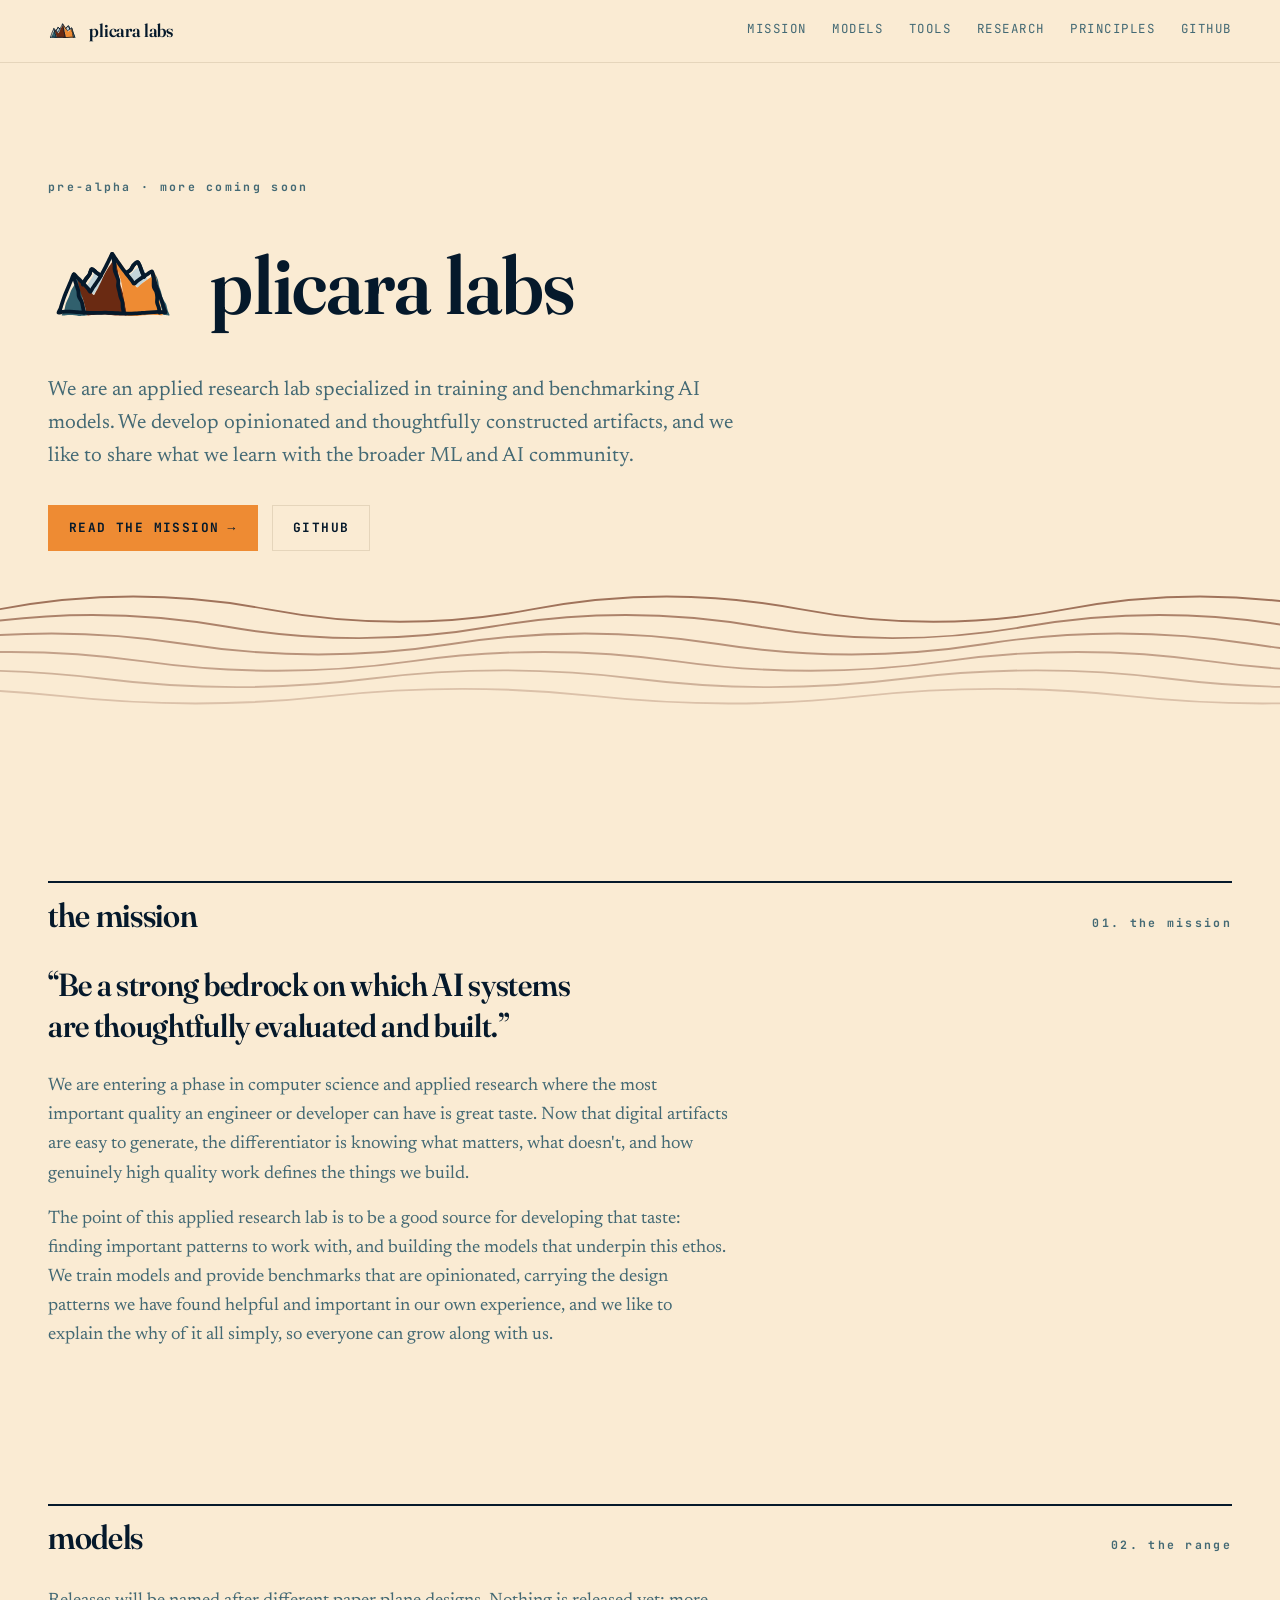
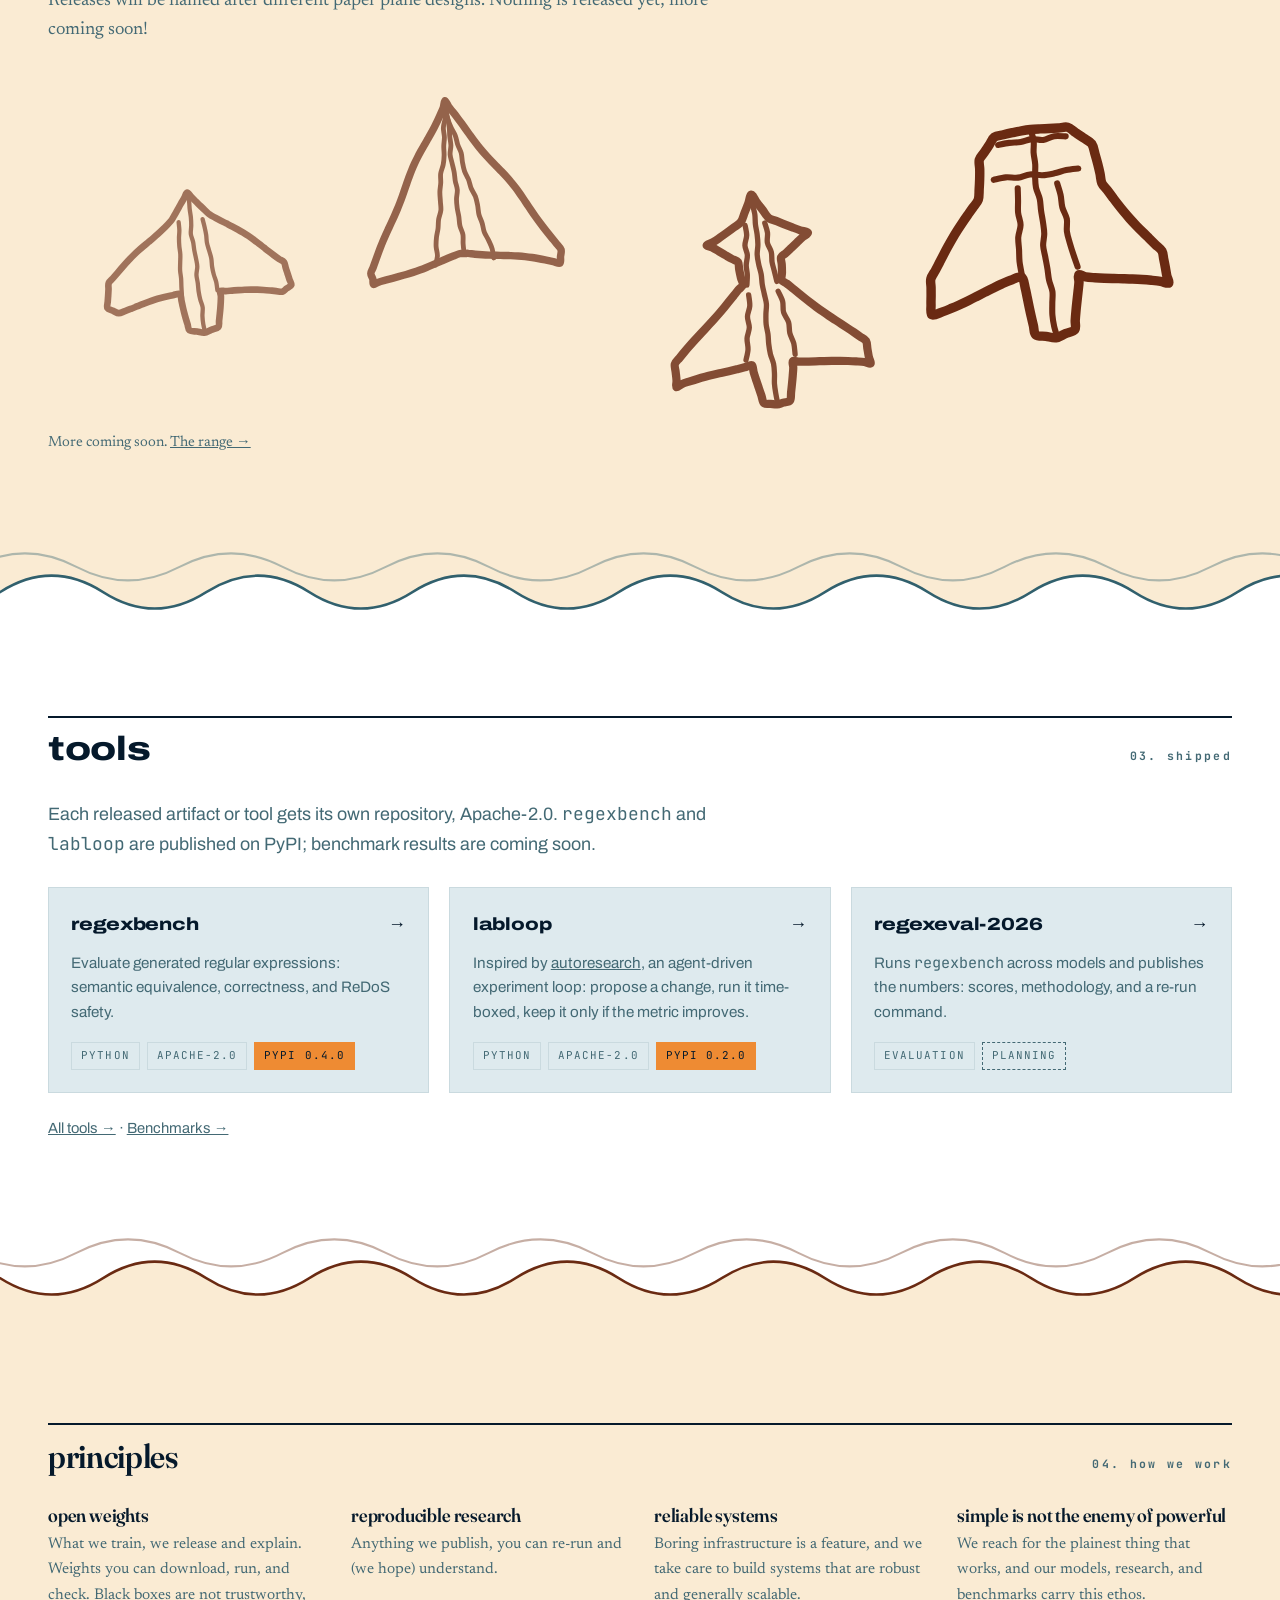
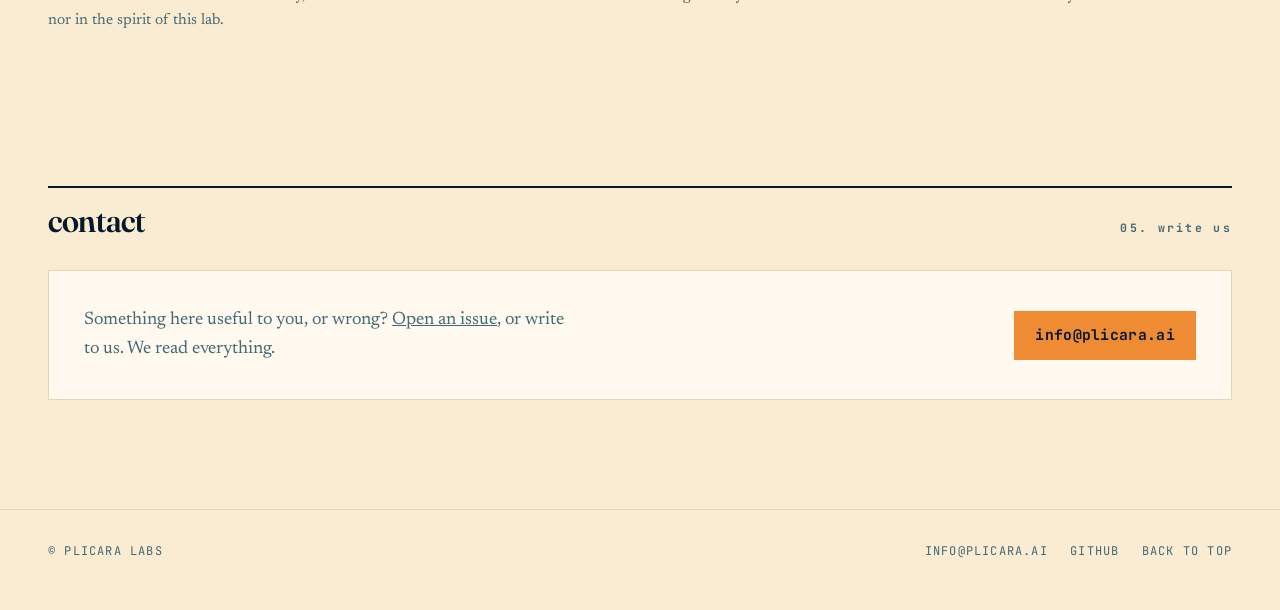
<file: index.html>
<!DOCTYPE html>
<html lang="en">
  <head>
    <meta charset="utf-8" />
    <meta name="viewport" content="width=device-width, initial-scale=1" />
    <title>Plicara Labs</title>
    <meta
      name="description"
      content="Plicara Labs is an applied research lab. We focus on simple tools for AI and ML workflows, research on best practices and the cutting edge, and training novel and thoughtfully constructed models."
    />
    <link rel="canonical" href="https://plicara.ai/" />

    <meta property="og:type" content="website" />
    <meta property="og:site_name" content="Plicara Labs" />
    <meta property="og:title" content="Plicara Labs" />
    <meta
      property="og:description"
      content="A (small) foundation lab. Tools, research, benchmarks and models!"
    />
    <meta property="og:url" content="https://plicara.ai/" />
    <meta property="og:image" content="https://plicara.ai/assets/brand/og.png" />
    <meta property="og:image:width" content="1200" />
    <meta property="og:image:height" content="630" />
    <meta name="twitter:card" content="summary_large_image" />
    <meta name="twitter:image" content="https://plicara.ai/assets/brand/og.png" />

    <meta name="theme-color" content="#05192B" />

    <link rel="icon" href="/assets/favicon.svg" type="image/svg+xml" />
    <link rel="apple-touch-icon" href="/assets/brand/apple-touch-icon-180.png" />

    <link rel="preload" as="font" type="font/woff2"
          href="/assets/fonts/fraunces.woff2" crossorigin />
    <link rel="preload" as="font" type="font/woff2"
          href="/assets/fonts/newsreader.woff2" crossorigin />
    <!-- JetBrains Mono sets the nav, the eyebrows and the buttons, all of
         which are above the fold on every page. Both weights: 400 for the
         nav and footer, 700 for eyebrows and buttons. Without these the
         browser only discovers them after parsing style.css, which is a
         guaranteed flash of unstyled nav on every pageview. -->
    <link rel="preload" as="font" type="font/woff2"
          href="/assets/fonts/jetbrains-mono-400.woff2" crossorigin />
    <link rel="preload" as="font" type="font/woff2"
          href="/assets/fonts/jetbrains-mono-700.woff2" crossorigin />

    <link rel="stylesheet" href="/assets/tokens.css" />
    <link rel="stylesheet" href="/assets/style.css" />
  </head>
  <body>
    <a class="skip-link" href="#main">Skip to content</a>

    <header class="site-header">
      <div class="wrap">
        <a class="brand" href="/">
          <span class="brand-mark" aria-hidden="true"></span>
          Plicara Labs
        </a>
        <nav class="site-nav" aria-label="Primary">
          <a href="#mission">Mission</a>
          <a href="#models">Models</a>
          <a href="#tools">Tools</a>
          <a href="/research/">Research</a>
          <a href="#principles">Principles</a>
          <a href="https://github.com/plicara">GitHub</a>
        </nav>
      </div>
    </header>

    <main id="main">
      <section class="hero">
        <div class="wrap hero-inner">
          <p class="eyebrow">pre-alpha &middot; more coming soon</p>
          <div class="hero-lockup">
            <span class="hero-mark" aria-hidden="true"></span>
            <h1>Plicara Labs</h1>
          </div>
          <p class="lede">
            We are an applied research lab specialized in training and
            benchmarking AI models. We develop opinionated and thoughtfully
            constructed artifacts, and we like to share what we learn with the
            broader ML and AI community.
          </p>
          <div class="cta-row">
            <a class="btn btn-primary" href="#mission">
              Read the mission <span class="arrow" aria-hidden="true">&rarr;</span>
            </a>
            <a class="btn btn-ghost" href="https://github.com/plicara">
              GitHub
            </a>
          </div>
        </div>
        <svg class="waves" viewBox="0 0 1440 178" preserveAspectRatio="none" aria-hidden="true"><g fill="none" stroke="currentColor" stroke-width="2.4" stroke-linecap="round"><path d="M-0.0 28.00c100.0 -21.33 200.0 -21.33 300.0 0c100.0 21.33 200.0 21.33 300.0 0c100.0 -21.33 200.0 -21.33 300.0 0c100.0 21.33 200.0 21.33 300.0 0c100.0 -21.33 200.0 -21.33 300.0 0c100.0 21.33 200.0 21.33 300.0 0" opacity="1.00"/><path d="M-46.0 50.00c100.0 -19.52 200.0 -19.52 300.0 0c100.0 19.52 200.0 19.52 300.0 0c100.0 -19.52 200.0 -19.52 300.0 0c100.0 19.52 200.0 19.52 300.0 0c100.0 -19.52 200.0 -19.52 300.0 0c100.0 19.52 200.0 19.52 300.0 0" opacity="0.87"/><path d="M-92.0 72.00c100.0 -17.71 200.0 -17.71 300.0 0c100.0 17.71 200.0 17.71 300.0 0c100.0 -17.71 200.0 -17.71 300.0 0c100.0 17.71 200.0 17.71 300.0 0c100.0 -17.71 200.0 -17.71 300.0 0c100.0 17.71 200.0 17.71 300.0 0c100.0 -17.71 200.0 -17.71 300.0 0" opacity="0.74"/><path d="M-138.0 94.00c100.0 -15.89 200.0 -15.89 300.0 0c100.0 15.89 200.0 15.89 300.0 0c100.0 -15.89 200.0 -15.89 300.0 0c100.0 15.89 200.0 15.89 300.0 0c100.0 -15.89 200.0 -15.89 300.0 0c100.0 15.89 200.0 15.89 300.0 0c100.0 -15.89 200.0 -15.89 300.0 0" opacity="0.61"/><path d="M-184.0 116.00c100.0 -14.08 200.0 -14.08 300.0 0c100.0 14.08 200.0 14.08 300.0 0c100.0 -14.08 200.0 -14.08 300.0 0c100.0 14.08 200.0 14.08 300.0 0c100.0 -14.08 200.0 -14.08 300.0 0c100.0 14.08 200.0 14.08 300.0 0c100.0 -14.08 200.0 -14.08 300.0 0" opacity="0.48"/><path d="M-230.0 138.00c100.0 -12.27 200.0 -12.27 300.0 0c100.0 12.27 200.0 12.27 300.0 0c100.0 -12.27 200.0 -12.27 300.0 0c100.0 12.27 200.0 12.27 300.0 0c100.0 -12.27 200.0 -12.27 300.0 0c100.0 12.27 200.0 12.27 300.0 0c100.0 -12.27 200.0 -12.27 300.0 0" opacity="0.35"/></g></svg>
      </section>

      <div class="wrap">
        <section class="section" id="mission">
          <div class="section-head">
            <h2>The mission</h2>
            <p class="eyebrow">01. the mission</p>
          </div>
          <p class="mission-statement">
            &ldquo;Be a strong bedrock on which AI systems are thoughtfully
            evaluated and built.&rdquo;
          </p>
          <div class="mission-body">
            <p>
              We are entering a phase in computer science and applied research
              where the most important quality an engineer or developer can
              have is great taste. Now that digital artifacts are easy to
              generate, the differentiator is knowing what matters, what
              doesn't, and how genuinely high quality work defines the things
              we build.
            </p>
            <p>
              The point of this applied research lab is to be a good source
              for developing that taste: finding important patterns to work
              with, and building the models that underpin this ethos. We train
              models and provide benchmarks that are opinionated, carrying the
              design patterns we have found helpful and important in our own
              experience, and we like to explain the why of it all simply, so
              everyone can grow along with us.
            </p>
          </div>
        </section>

        <section class="section" id="models">
          <div class="section-head">
            <h2>Models</h2>
            <p class="eyebrow">02. the range</p>
          </div>
          <p class="section-intro">
            Releases will be named after different paper plane designs.
            Nothing is released yet; more coming soon!
          </p>
          <div class="range" role="img"
               aria-label="Four plane glyphs, one per planned model">
            <span class="peak" style="--g: url(/assets/brand/marks/plane-glider-mono.svg); left: 4%; top: 30%; width: 17%; opacity: 0.62"></span>
            <span class="peak" style="--g: url(/assets/brand/marks/plane-delta-mono.svg); left: 25%; top: 8%; width: 19%; opacity: 0.7"></span>
            <span class="peak" style="--g: url(/assets/brand/marks/plane-canard-mono.svg); left: 50%; top: 34%; width: 21%; opacity: 0.82"></span>
            <span class="peak" style="--g: url(/assets/brand/marks/plane-hammer-mono.svg); left: 72%; top: 10%; width: 24%; opacity: 1"></span>
          </div>
          <p class="note">More coming soon. <a href="/models/">The range &rarr;</a></p>
        </section>
      </div>

      <div class="seam-wrap seam-down"><svg class="seam" viewBox="0 0 1440 132" preserveAspectRatio="none" aria-hidden="true"><path class="wave-ground" fill="currentColor" stroke="none" d="M-0.0 62.00c38.7 -22.67 77.3 -22.67 116.0 0c38.7 22.67 77.3 22.67 116.0 0c38.7 -22.67 77.3 -22.67 116.0 0c38.7 22.67 77.3 22.67 116.0 0c38.7 -22.67 77.3 -22.67 116.0 0c38.7 22.67 77.3 22.67 116.0 0c38.7 -22.67 77.3 -22.67 116.0 0c38.7 22.67 77.3 22.67 116.0 0c38.7 -22.67 77.3 -22.67 116.0 0c38.7 22.67 77.3 22.67 116.0 0c38.7 -22.67 77.3 -22.67 116.0 0c38.7 22.67 77.3 22.67 116.0 0c38.7 -22.67 77.3 -22.67 116.0 0c38.7 22.67 77.3 22.67 116.0 0V132H-40Z"/><g fill="none" stroke-linecap="round"><path class="wave-echo" stroke-width="2.2" d="M-30.0 36.00c38.7 -18.59 77.3 -18.59 116.0 0c38.7 18.59 77.3 18.59 116.0 0c38.7 -18.59 77.3 -18.59 116.0 0c38.7 18.59 77.3 18.59 116.0 0c38.7 -18.59 77.3 -18.59 116.0 0c38.7 18.59 77.3 18.59 116.0 0c38.7 -18.59 77.3 -18.59 116.0 0c38.7 18.59 77.3 18.59 116.0 0c38.7 -18.59 77.3 -18.59 116.0 0c38.7 18.59 77.3 18.59 116.0 0c38.7 -18.59 77.3 -18.59 116.0 0c38.7 18.59 77.3 18.59 116.0 0c38.7 -18.59 77.3 -18.59 116.0 0c38.7 18.59 77.3 18.59 116.0 0"/><path class="wave-crest" stroke-width="2.6" d="M-0.0 62.00c38.7 -22.67 77.3 -22.67 116.0 0c38.7 22.67 77.3 22.67 116.0 0c38.7 -22.67 77.3 -22.67 116.0 0c38.7 22.67 77.3 22.67 116.0 0c38.7 -22.67 77.3 -22.67 116.0 0c38.7 22.67 77.3 22.67 116.0 0c38.7 -22.67 77.3 -22.67 116.0 0c38.7 22.67 77.3 22.67 116.0 0c38.7 -22.67 77.3 -22.67 116.0 0c38.7 22.67 77.3 22.67 116.0 0c38.7 -22.67 77.3 -22.67 116.0 0c38.7 22.67 77.3 22.67 116.0 0c38.7 -22.67 77.3 -22.67 116.0 0c38.7 22.67 77.3 22.67 116.0 0"/></g></svg></div>

      <div class="band" data-scheme="technical">
        <div class="wrap">
          <section class="section" id="tools">
            <div class="section-head">
              <h2>Tools</h2>
              <p class="eyebrow">03. shipped</p>
            </div>
            <p class="section-intro" style="margin-bottom: 1.75rem">
              Each released artifact or tool gets its own repository,
              Apache-2.0. <code>regexbench</code> and <code>labloop</code> are
              published on PyPI; benchmark results are coming soon.
            </p>

            <div class="project-grid">
              <div class="card">
                <div class="card-title">
                  <h3><a href="https://github.com/plicara/regexbench">regexbench</a></h3>
                  <span class="arrow" aria-hidden="true">&rarr;</span>
                </div>
                <p>
                  Evaluate generated regular expressions: semantic equivalence,
                  correctness, and ReDoS safety.
                </p>
                <div class="tags">
                  <span class="tag">python</span>
                  <span class="tag">apache-2.0</span>
                  <span class="tag" data-state="live">pypi 0.4.0</span>
                </div>
              </div>

              <div class="card">
                <div class="card-title">
                  <h3><a href="https://github.com/plicara/labloop">labloop</a></h3>
                  <span class="arrow" aria-hidden="true">&rarr;</span>
                </div>
                <p>
                  Inspired by
                  <a href="https://github.com/karpathy/autoresearch">autoresearch</a>,
                  an agent-driven experiment loop: propose a change, run it
                  time-boxed, keep it only if the metric improves.
                </p>
                <div class="tags">
                  <span class="tag">python</span>
                  <span class="tag">apache-2.0</span>
                  <span class="tag" data-state="live">pypi 0.2.0</span>
                </div>
              </div>

              <div class="card">
                <div class="card-title">
                  <h3><a href="https://github.com/plicara/regexeval-2026">regexeval-2026</a></h3>
                  <span class="arrow" aria-hidden="true">&rarr;</span>
                </div>
                <p>
                  Runs <code>regexbench</code> across models and publishes the
                  numbers: scores, methodology, and a re-run command.
                </p>
                <div class="tags">
                  <span class="tag">evaluation</span>
                  <span class="tag" data-state="wip">planning</span>
                </div>
              </div>
            </div>

            <p class="note"><a href="/tools/">All tools &rarr;</a> &middot;
              <a href="/benchmarks/">Benchmarks &rarr;</a></p>
          </section>
        </div>
      </div>

      <div class="seam-wrap seam-up"><svg class="seam" viewBox="0 0 1440 132" preserveAspectRatio="none" aria-hidden="true"><path class="wave-ground" fill="currentColor" stroke="none" d="M-116.0 62.00c38.7 -22.67 77.3 -22.67 116.0 0c38.7 22.67 77.3 22.67 116.0 0c38.7 -22.67 77.3 -22.67 116.0 0c38.7 22.67 77.3 22.67 116.0 0c38.7 -22.67 77.3 -22.67 116.0 0c38.7 22.67 77.3 22.67 116.0 0c38.7 -22.67 77.3 -22.67 116.0 0c38.7 22.67 77.3 22.67 116.0 0c38.7 -22.67 77.3 -22.67 116.0 0c38.7 22.67 77.3 22.67 116.0 0c38.7 -22.67 77.3 -22.67 116.0 0c38.7 22.67 77.3 22.67 116.0 0c38.7 -22.67 77.3 -22.67 116.0 0c38.7 22.67 77.3 22.67 116.0 0c38.7 -22.67 77.3 -22.67 116.0 0V132H-156Z"/><g fill="none" stroke-linecap="round"><path class="wave-echo" stroke-width="2.2" d="M-146.0 36.00c38.7 -18.59 77.3 -18.59 116.0 0c38.7 18.59 77.3 18.59 116.0 0c38.7 -18.59 77.3 -18.59 116.0 0c38.7 18.59 77.3 18.59 116.0 0c38.7 -18.59 77.3 -18.59 116.0 0c38.7 18.59 77.3 18.59 116.0 0c38.7 -18.59 77.3 -18.59 116.0 0c38.7 18.59 77.3 18.59 116.0 0c38.7 -18.59 77.3 -18.59 116.0 0c38.7 18.59 77.3 18.59 116.0 0c38.7 -18.59 77.3 -18.59 116.0 0c38.7 18.59 77.3 18.59 116.0 0c38.7 -18.59 77.3 -18.59 116.0 0c38.7 18.59 77.3 18.59 116.0 0c38.7 -18.59 77.3 -18.59 116.0 0"/><path class="wave-crest" stroke-width="2.6" d="M-116.0 62.00c38.7 -22.67 77.3 -22.67 116.0 0c38.7 22.67 77.3 22.67 116.0 0c38.7 -22.67 77.3 -22.67 116.0 0c38.7 22.67 77.3 22.67 116.0 0c38.7 -22.67 77.3 -22.67 116.0 0c38.7 22.67 77.3 22.67 116.0 0c38.7 -22.67 77.3 -22.67 116.0 0c38.7 22.67 77.3 22.67 116.0 0c38.7 -22.67 77.3 -22.67 116.0 0c38.7 22.67 77.3 22.67 116.0 0c38.7 -22.67 77.3 -22.67 116.0 0c38.7 22.67 77.3 22.67 116.0 0c38.7 -22.67 77.3 -22.67 116.0 0c38.7 22.67 77.3 22.67 116.0 0c38.7 -22.67 77.3 -22.67 116.0 0"/></g></svg></div>

      <div class="wrap">
        <section class="section" id="principles">
          <div class="section-head">
            <h2>Principles</h2>
            <p class="eyebrow">04. how we work</p>
          </div>

          <div class="focus-grid">
            <div class="focus">
              <h3>Open weights</h3>
              <p>
                What we train, we release and explain. Weights you can
                download, run, and check. Black boxes are not trustworthy,
                nor in the spirit of this lab.
              </p>
            </div>
            <div class="focus">
              <h3>Reproducible research</h3>
              <p>
                Anything we publish, you can re-run and (we hope) understand.
              </p>
            </div>
            <div class="focus">
              <h3>Reliable systems</h3>
              <p>
                Boring infrastructure is a feature, and we take care to build
                systems that are robust and generally scalable.
              </p>
            </div>
            <div class="focus">
              <h3>Simple is not the enemy of powerful</h3>
              <p>
                We reach for the plainest thing that works, and our models,
                research, and benchmarks carry this ethos.
              </p>
            </div>
          </div>
        </section>

        <section class="section" id="contact">
          <div class="section-head">
            <h2>Contact</h2>
            <p class="eyebrow">05. write us</p>
          </div>
          <div class="contact-card">
            <p>
              Something here useful to you, or wrong?
              <a href="https://github.com/plicara">Open an issue</a>,
              or write to us. We read everything.
            </p>
            <a class="btn btn-primary btn-mail"
               href="mailto:info@plicara.ai">info@plicara.ai</a>
          </div>
        </section>
      </div>
    </main>

    <footer class="site-footer">
      <div class="wrap">
        <span>&copy; Plicara Labs</span>
        <div class="footer-links">
          <a href="mailto:info@plicara.ai">info@plicara.ai</a>
          <a href="https://github.com/plicara">GitHub</a>
          <a href="#main">Back to top</a>
        </div>
      </div>
    </footer>
  </body>
</html>
</file>
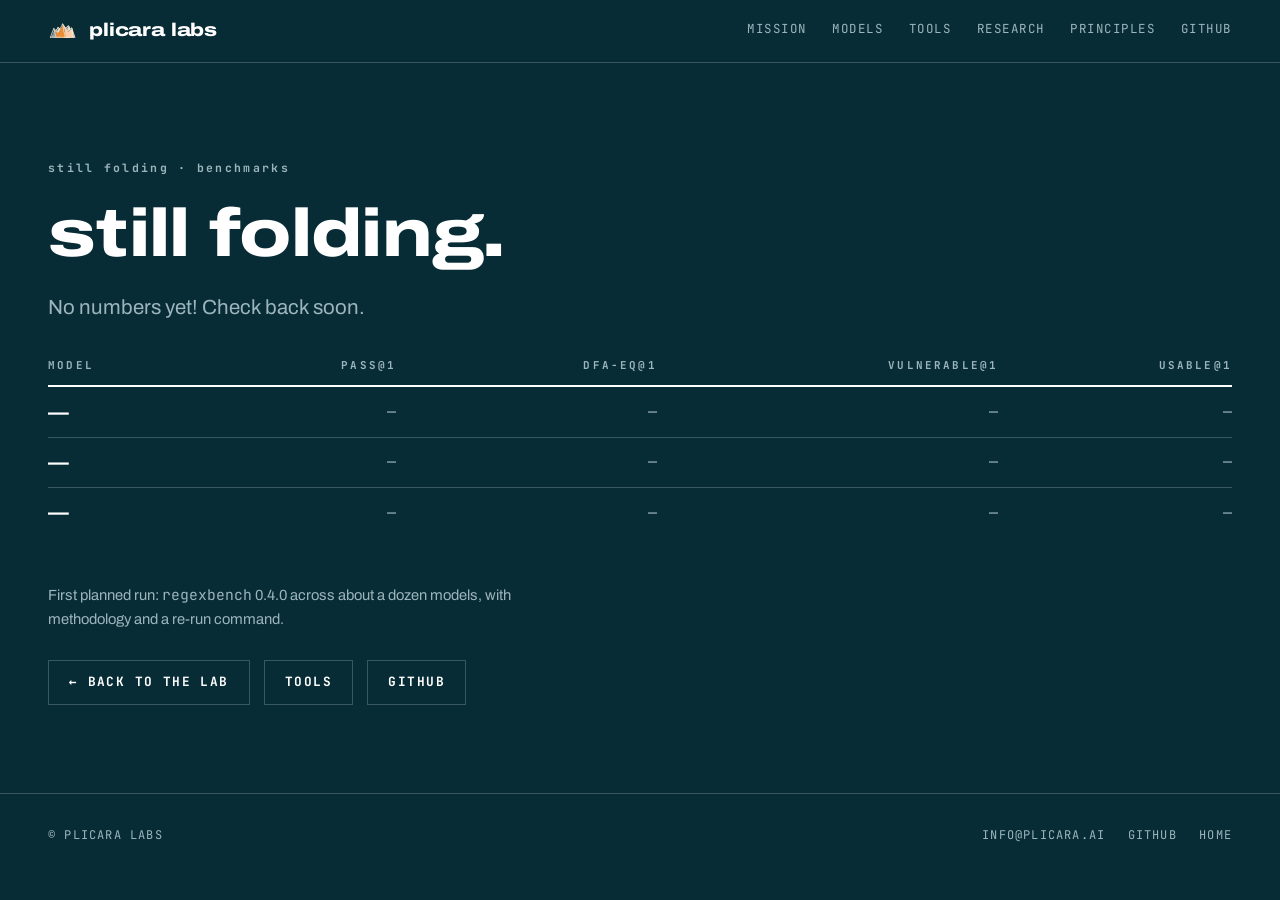
<file: benchmarks/index.html>
<!DOCTYPE html>
<html lang="en">
  <head>
    <meta charset="utf-8" />
    <meta name="viewport" content="width=device-width, initial-scale=1" />
    <title>Benchmarks &middot; Plicara Labs</title>
    <meta
      name="description"
      content="Plicara Labs benchmarks. No numbers yet; the first planned run scores regexbench across about a dozen models."
    />
    <link rel="canonical" href="https://plicara.ai/benchmarks/" />
    <meta name="theme-color" content="#082C35" />

    <link rel="icon" href="/assets/favicon.svg" type="image/svg+xml" />
    <link rel="apple-touch-icon" href="/assets/brand/apple-touch-icon-180.png" />

    <link rel="preload" as="font" type="font/woff2"
          href="/assets/fonts/archivo.woff2" crossorigin />
    <!-- JetBrains Mono sets the nav, the eyebrows and the buttons, all of
         which are above the fold on every page. Both weights: 400 for the
         nav and footer, 700 for eyebrows and buttons. Without these the
         browser only discovers them after parsing style.css, which is a
         guaranteed flash of unstyled nav on every pageview. -->
    <link rel="preload" as="font" type="font/woff2"
          href="/assets/fonts/jetbrains-mono-400.woff2" crossorigin />
    <link rel="preload" as="font" type="font/woff2"
          href="/assets/fonts/jetbrains-mono-700.woff2" crossorigin />

    <link rel="stylesheet" href="/assets/tokens.css" />
    <link rel="stylesheet" href="/assets/style.css" />
  </head>
  <!-- data-scheme sits on body rather than html: tokens.css declares the
       default :root block after the scheme blocks, so a scheme on the root
       element loses the custom-property tie-break and renders Twilight. -->
  <body data-scheme="blueprint">
    <a class="skip-link" href="#main">Skip to content</a>

    <header class="site-header">
      <div class="wrap">
        <a class="brand" href="/">
          <span class="brand-mark" aria-hidden="true"></span>
          Plicara Labs
        </a>
        <nav class="site-nav" aria-label="Primary">
          <a href="/#mission">Mission</a>
          <a href="/#models">Models</a>
          <a href="/#tools">Tools</a>
          <a href="/research/">Research</a>
          <a href="/#principles">Principles</a>
          <a href="https://github.com/plicara">GitHub</a>
        </nav>
      </div>
    </header>

    <main class="wrap preflight" id="main">
      <p class="eyebrow">still folding &middot; benchmarks</p>
      <h1>Still folding.</h1>
      <p class="lede">
        No numbers yet! Check back soon.
      </p>

      <div class="table-wrap">
        <table class="data-table">
          <caption class="visually-hidden">
            The benchmark results table, empty until there are results.
          </caption>
          <thead>
            <tr>
              <th scope="col">Model</th>
              <th scope="col" class="num">pass@1</th>
              <th scope="col" class="num">dfa-eq@1</th>
              <th scope="col" class="num">vulnerable@1</th>
              <th scope="col" class="num">usable@1</th>
            </tr>
          </thead>
          <tbody>
            <tr>
              <th scope="row" class="mono">&mdash;</th>
              <td class="num mono">&mdash;</td>
              <td class="num mono">&mdash;</td>
              <td class="num mono">&mdash;</td>
              <td class="num mono">&mdash;</td>
            </tr>
            <tr>
              <th scope="row" class="mono">&mdash;</th>
              <td class="num mono">&mdash;</td>
              <td class="num mono">&mdash;</td>
              <td class="num mono">&mdash;</td>
              <td class="num mono">&mdash;</td>
            </tr>
            <tr>
              <th scope="row" class="mono">&mdash;</th>
              <td class="num mono">&mdash;</td>
              <td class="num mono">&mdash;</td>
              <td class="num mono">&mdash;</td>
              <td class="num mono">&mdash;</td>
            </tr>
          </tbody>
        </table>
      </div>

      <p class="note">
        First planned run: <code>regexbench</code> 0.4.0 across about a dozen
        models, with methodology and a re-run command.
      </p>

      <div class="cta-row">
        <a class="btn btn-ghost" href="/">&larr; Back to the lab</a>
        <a class="btn btn-ghost" href="/tools/">Tools</a>
        <a class="btn btn-ghost" href="https://github.com/plicara">GitHub</a>
      </div>
    </main>

    <footer class="site-footer">
      <div class="wrap">
        <span>&copy; Plicara Labs</span>
        <div class="footer-links">
          <a href="mailto:info@plicara.ai">info@plicara.ai</a>
          <a href="https://github.com/plicara">GitHub</a>
          <a href="/">Home</a>
        </div>
      </div>
    </footer>
  </body>
</html>
</file>
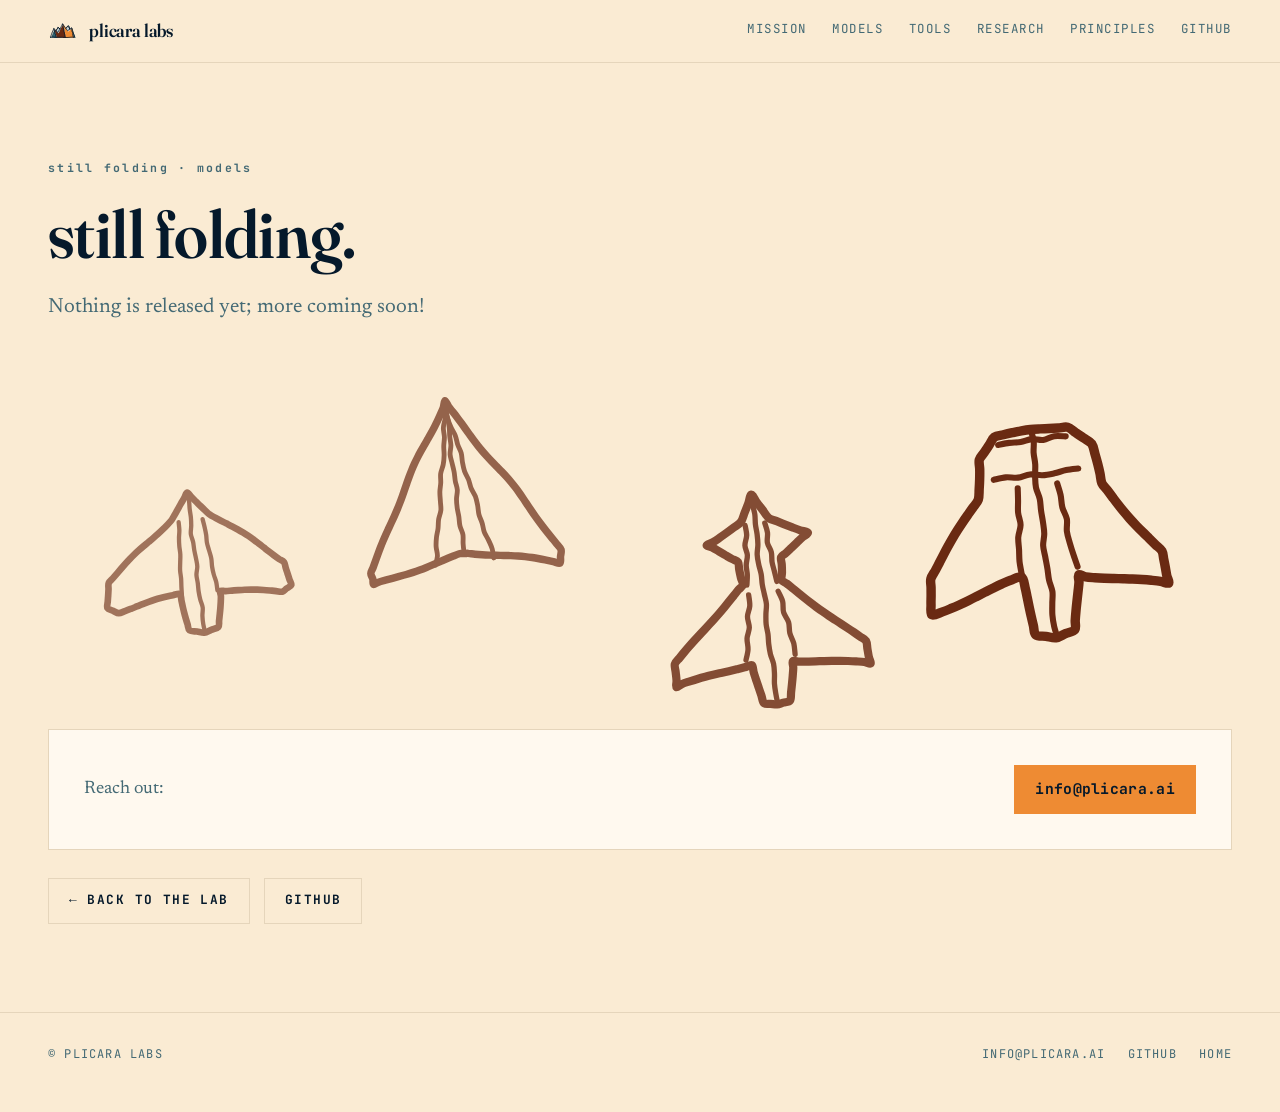
<file: models/index.html>
<!DOCTYPE html>
<html lang="en">
  <head>
    <meta charset="utf-8" />
    <meta name="viewport" content="width=device-width, initial-scale=1" />
    <title>Models &middot; Plicara Labs</title>
    <meta
      name="description"
      content="The Plicara Labs model range. Nothing is released yet; more coming soon."
    />
    <link rel="canonical" href="https://plicara.ai/models/" />
    <meta name="theme-color" content="#05192B" />

    <link rel="icon" href="/assets/favicon.svg" type="image/svg+xml" />
    <link rel="apple-touch-icon" href="/assets/brand/apple-touch-icon-180.png" />

    <link rel="preload" as="font" type="font/woff2"
          href="/assets/fonts/fraunces.woff2" crossorigin />
    <link rel="preload" as="font" type="font/woff2"
          href="/assets/fonts/newsreader.woff2" crossorigin />
    <!-- JetBrains Mono sets the nav, the eyebrows and the buttons, all of
         which are above the fold on every page. Both weights: 400 for the
         nav and footer, 700 for eyebrows and buttons. Without these the
         browser only discovers them after parsing style.css, which is a
         guaranteed flash of unstyled nav on every pageview. -->
    <link rel="preload" as="font" type="font/woff2"
          href="/assets/fonts/jetbrains-mono-400.woff2" crossorigin />
    <link rel="preload" as="font" type="font/woff2"
          href="/assets/fonts/jetbrains-mono-700.woff2" crossorigin />

    <link rel="stylesheet" href="/assets/tokens.css" />
    <link rel="stylesheet" href="/assets/style.css" />
  </head>
  <body>
    <a class="skip-link" href="#main">Skip to content</a>

    <header class="site-header">
      <div class="wrap">
        <a class="brand" href="/">
          <span class="brand-mark" aria-hidden="true"></span>
          Plicara Labs
        </a>
        <nav class="site-nav" aria-label="Primary">
          <a href="/#mission">Mission</a>
          <a href="/#models">Models</a>
          <a href="/#tools">Tools</a>
          <a href="/research/">Research</a>
          <a href="/#principles">Principles</a>
          <a href="https://github.com/plicara">GitHub</a>
        </nav>
      </div>
    </header>

    <main class="wrap preflight" id="main">
      <p class="eyebrow">still folding &middot; models</p>
      <h1>Still folding.</h1>
      <p class="lede">
        Nothing is released yet; more coming soon!
      </p>

      <div class="range" role="img"
           aria-label="Four plane glyphs, one per planned model">
            <span class="peak" style="--g: url(/assets/brand/marks/plane-glider-mono.svg); left: 4%; top: 30%; width: 17%; opacity: 0.62"></span>
            <span class="peak" style="--g: url(/assets/brand/marks/plane-delta-mono.svg); left: 25%; top: 8%; width: 19%; opacity: 0.7"></span>
            <span class="peak" style="--g: url(/assets/brand/marks/plane-canard-mono.svg); left: 50%; top: 34%; width: 21%; opacity: 0.82"></span>
            <span class="peak" style="--g: url(/assets/brand/marks/plane-hammer-mono.svg); left: 72%; top: 10%; width: 24%; opacity: 1"></span>
      </div>

      <div class="contact-card">
        <p>Reach out:</p>
        <a class="btn btn-primary btn-mail"
           href="mailto:info@plicara.ai">info@plicara.ai</a>
      </div>

      <div class="cta-row">
        <a class="btn btn-ghost" href="/">&larr; Back to the lab</a>
        <a class="btn btn-ghost" href="https://github.com/plicara">GitHub</a>
      </div>
    </main>

    <footer class="site-footer">
      <div class="wrap">
        <span>&copy; Plicara Labs</span>
        <div class="footer-links">
          <a href="mailto:info@plicara.ai">info@plicara.ai</a>
          <a href="https://github.com/plicara">GitHub</a>
          <a href="/">Home</a>
        </div>
      </div>
    </footer>
  </body>
</html>
</file>
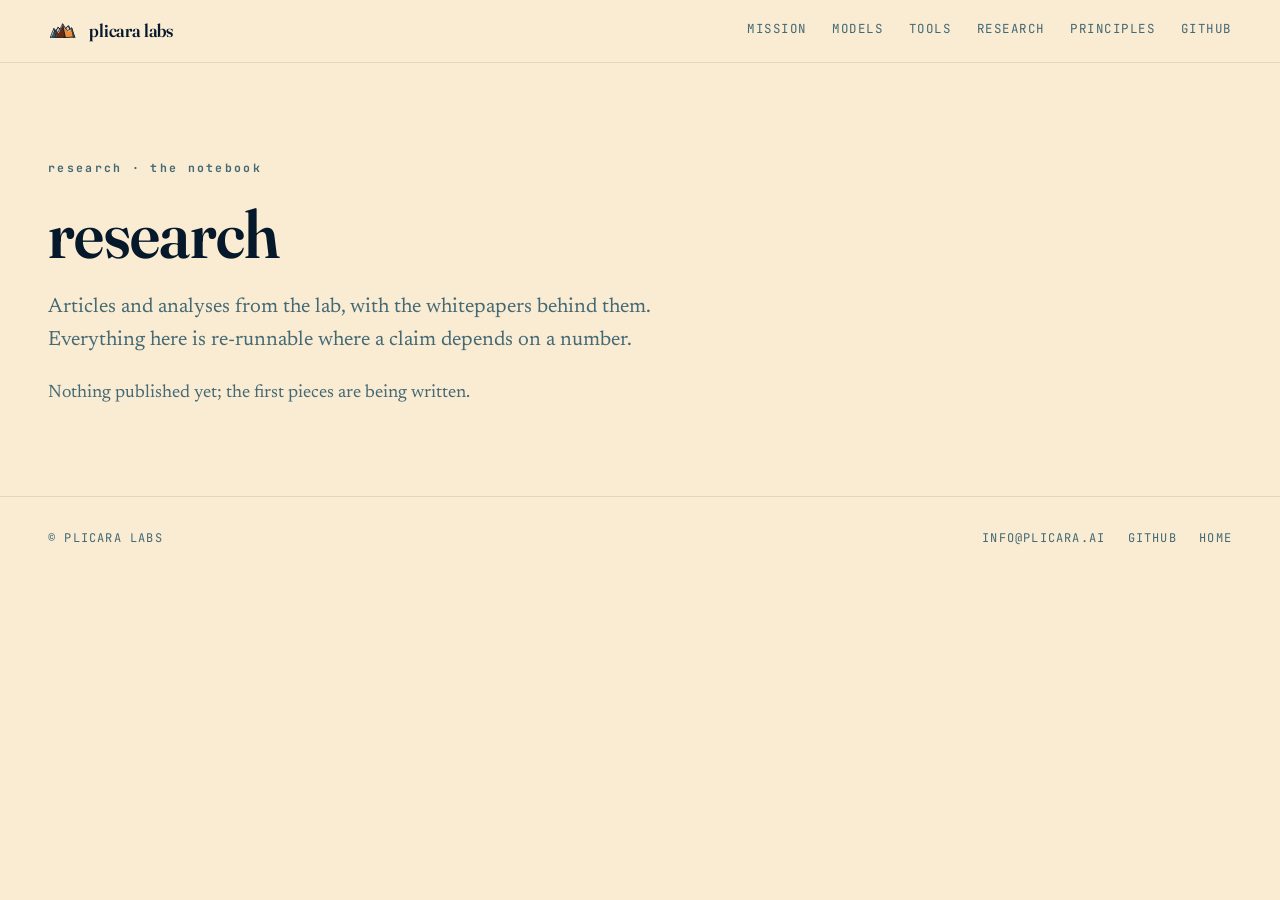
<file: research/index.html>
<!DOCTYPE html>
<!-- GENERATED by research/build.py. Do not hand-edit: change the markdown
     in research/articles/ or the templates in build.py and re-run it. -->
<html lang="en">
  <head>
    <meta charset="utf-8" />
    <meta name="viewport" content="width=device-width, initial-scale=1" />
    <title>Research &middot; Plicara Labs</title>
    <meta name="description" content="Articles, analyses and whitepapers from Plicara Labs." />
    <link rel="canonical" href="https://plicara.ai/research/" />
    <meta name="theme-color" content="#05192B" />

    <link rel="icon" href="/assets/favicon.svg" type="image/svg+xml" />
    <link rel="apple-touch-icon" href="/assets/brand/apple-touch-icon-180.png" />

    <!-- Research reads in the warm typeset; the mono sets the nav, eyebrows
         and data. Same preload discipline as the rest of the site: hint
         exactly what renders above the fold. -->
    <link rel="preload" as="font" type="font/woff2"
          href="/assets/fonts/fraunces.woff2" crossorigin />
    <link rel="preload" as="font" type="font/woff2"
          href="/assets/fonts/newsreader.woff2" crossorigin />
    <link rel="preload" as="font" type="font/woff2"
          href="/assets/fonts/jetbrains-mono-400.woff2" crossorigin />
    <link rel="preload" as="font" type="font/woff2"
          href="/assets/fonts/jetbrains-mono-700.woff2" crossorigin />

    <link rel="stylesheet" href="/assets/tokens.css" />
    <link rel="stylesheet" href="/assets/style.css" />
  </head>
  <body>
    <a class="skip-link" href="#main">Skip to content</a>

    <header class="site-header">
      <div class="wrap">
        <a class="brand" href="/">
          <span class="brand-mark" aria-hidden="true"></span>
          Plicara Labs
        </a>
        <nav class="site-nav" aria-label="Primary">
          <a href="/#mission">Mission</a>
          <a href="/#models">Models</a>
          <a href="/#tools">Tools</a>
          <a href="/research/">Research</a>
          <a href="/#principles">Principles</a>
          <a href="https://github.com/plicara">GitHub</a>
        </nav>
      </div>
    </header>

    <main class="wrap preflight" id="main">
      <p class="eyebrow">research &middot; the notebook</p>
      <h1>Research</h1>
      <p class="lede">
        Articles and analyses from the lab, with the whitepapers behind them.
        Everything here is re-runnable where a claim depends on a number.
      </p>

      <p class="section-intro">Nothing published yet; the first pieces are being written.</p>
    </main>

    <footer class="site-footer">
      <div class="wrap">
        <span>&copy; Plicara Labs</span>
        <div class="footer-links">
          <a href="mailto:info@plicara.ai">info@plicara.ai</a>
          <a href="https://github.com/plicara">GitHub</a>
          <a href="/">Home</a>
        </div>
      </div>
    </footer>
  </body>
</html>
</file>
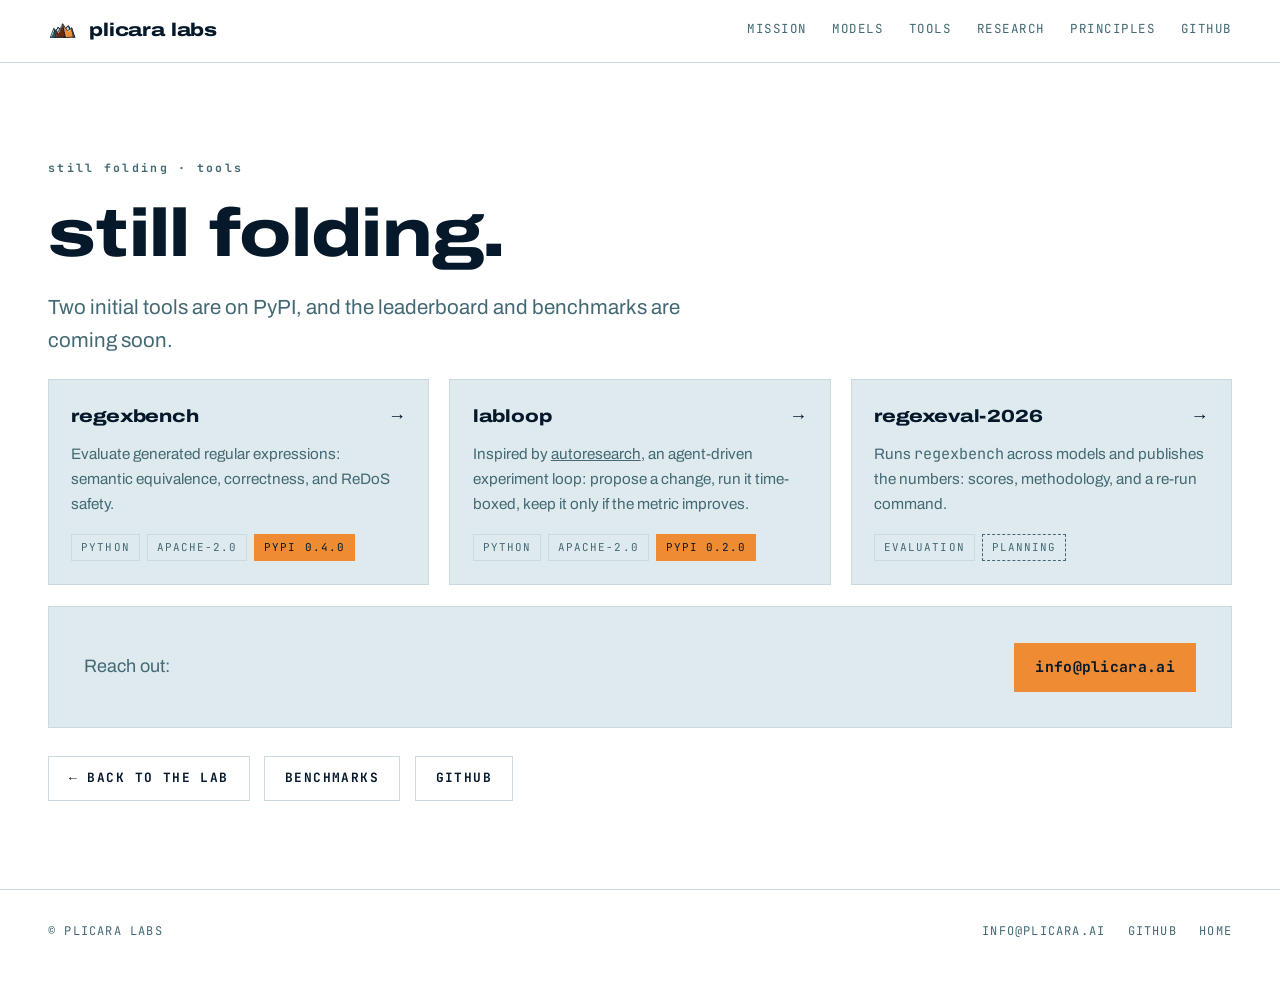
<file: tools/index.html>
<!DOCTYPE html>
<html lang="en">
  <head>
    <meta charset="utf-8" />
    <meta name="viewport" content="width=device-width, initial-scale=1" />
    <title>Tools &middot; Plicara Labs</title>
    <meta
      name="description"
      content="Plicara Labs tools: regexbench and labloop, published on PyPI under Apache-2.0. The leaderboard and benchmarks are coming soon."
    />
    <link rel="canonical" href="https://plicara.ai/tools/" />
    <meta name="theme-color" content="#ffffff" />

    <link rel="icon" href="/assets/favicon.svg" type="image/svg+xml" />
    <link rel="apple-touch-icon" href="/assets/brand/apple-touch-icon-180.png" />

    <link rel="preload" as="font" type="font/woff2"
          href="/assets/fonts/archivo.woff2" crossorigin />
    <!-- JetBrains Mono sets the nav, the eyebrows and the buttons, all of
         which are above the fold on every page. Both weights: 400 for the
         nav and footer, 700 for eyebrows and buttons. Without these the
         browser only discovers them after parsing style.css, which is a
         guaranteed flash of unstyled nav on every pageview. -->
    <link rel="preload" as="font" type="font/woff2"
          href="/assets/fonts/jetbrains-mono-400.woff2" crossorigin />
    <link rel="preload" as="font" type="font/woff2"
          href="/assets/fonts/jetbrains-mono-700.woff2" crossorigin />

    <link rel="stylesheet" href="/assets/tokens.css" />
    <link rel="stylesheet" href="/assets/style.css" />
  </head>
  <!-- data-scheme sits on body rather than html: tokens.css declares the
       default :root block after the scheme blocks, so a scheme on the root
       element loses the custom-property tie-break and renders Twilight. -->
  <body data-scheme="notepad">
    <a class="skip-link" href="#main">Skip to content</a>

    <header class="site-header">
      <div class="wrap">
        <a class="brand" href="/">
          <span class="brand-mark" aria-hidden="true"></span>
          Plicara Labs
        </a>
        <nav class="site-nav" aria-label="Primary">
          <a href="/#mission">Mission</a>
          <a href="/#models">Models</a>
          <a href="/#tools">Tools</a>
          <a href="/research/">Research</a>
          <a href="/#principles">Principles</a>
          <a href="https://github.com/plicara">GitHub</a>
        </nav>
      </div>
    </header>

    <main class="wrap preflight" id="main">
      <p class="eyebrow">still folding &middot; tools</p>
      <h1>Still folding.</h1>
      <p class="lede">
        Two initial tools are on PyPI, and the leaderboard and benchmarks are
        coming soon.
      </p>

      <div class="project-grid">
        <div class="card">
          <div class="card-title">
            <h3><a href="https://github.com/plicara/regexbench">regexbench</a></h3>
            <span class="arrow" aria-hidden="true">&rarr;</span>
          </div>
          <p>
            Evaluate generated regular expressions: semantic equivalence,
            correctness, and ReDoS safety.
          </p>
          <div class="tags">
            <span class="tag">python</span>
            <span class="tag">apache-2.0</span>
            <span class="tag" data-state="live">pypi 0.4.0</span>
          </div>
        </div>

        <div class="card">
          <div class="card-title">
            <h3><a href="https://github.com/plicara/labloop">labloop</a></h3>
            <span class="arrow" aria-hidden="true">&rarr;</span>
          </div>
          <p>
            Inspired by
            <a href="https://github.com/karpathy/autoresearch">autoresearch</a>,
            an agent-driven experiment loop: propose a change, run it
            time-boxed, keep it only if the metric improves.
          </p>
          <div class="tags">
            <span class="tag">python</span>
            <span class="tag">apache-2.0</span>
            <span class="tag" data-state="live">pypi 0.2.0</span>
          </div>
        </div>

        <div class="card">
          <div class="card-title">
            <h3><a href="https://github.com/plicara/regexeval-2026">regexeval-2026</a></h3>
            <span class="arrow" aria-hidden="true">&rarr;</span>
          </div>
          <p>
            Runs <code>regexbench</code> across models and publishes the
            numbers: scores, methodology, and a re-run command.
          </p>
          <div class="tags">
            <span class="tag">evaluation</span>
            <span class="tag" data-state="wip">planning</span>
          </div>
        </div>
      </div>

      <div class="contact-card">
        <p>Reach out:</p>
        <a class="btn btn-primary btn-mail"
           href="mailto:info@plicara.ai">info@plicara.ai</a>
      </div>

      <div class="cta-row">
        <a class="btn btn-ghost" href="/">&larr; Back to the lab</a>
        <a class="btn btn-ghost" href="/benchmarks/">Benchmarks</a>
        <a class="btn btn-ghost" href="https://github.com/plicara">GitHub</a>
      </div>
    </main>

    <footer class="site-footer">
      <div class="wrap">
        <span>&copy; Plicara Labs</span>
        <div class="footer-links">
          <a href="mailto:info@plicara.ai">info@plicara.ai</a>
          <a href="https://github.com/plicara">GitHub</a>
          <a href="/">Home</a>
        </div>
      </div>
    </footer>
  </body>
</html>
</file>
<file: assets/tokens.css>
/* Plicara Labs — design tokens
 *
 * Generated companion: tokens.json. Rules and reasoning live in
 * docs/brand.md. Change them there first, then here, then regenerate the JSON
 * with `python3 build.py`.
 *
 * Two decisions shape this file.
 *
 * 1. FOUR SCHEMES, PAIRED BY AREA. Twilight/Cel carry the lab and the models;
 *    Blueprint/Notepad carry benchmarks and tools. A reader can tell which
 *    half of the lab they are in before reading a word.
 *
 * 2. TWO TYPE SYSTEMS. Warm serif for the lab and the models, grotesque and
 *    mono for benchmarks and tools. JetBrains Mono is shared by both, which is
 *    what keeps them one brand rather than two.
 *
 * Apply a scheme with data-scheme on any element; nest freely.
 *   <html data-scheme="twilight">    lab, models        (dark)
 *   <html data-scheme="cel">         lab, models        (light)
 *   <html data-scheme="blueprint">   benchmarks, tools  (dark)
 *   <html data-scheme="notepad">     benchmarks, tools  (light)
 */

:root {
  /* --- palette: cream --------------------------------------------------- */

  /* Descended from the founder's pastel card, with two deliberate moves away
   * from Anthropic's identity (warm cream ground + terracotta accent):
   * the paper is COOL (cream is b* 0.0; the warm cream it replaced was +4.8
   * against their +4.1 — indistinguishable), and the warm accent is RUST,
   * not coral. Orange, duck egg and smoke came through unchanged. */

  /* Orange. The one hot colour, and a fill rather than an ink: it
   * holds dark text but must never set text itself — 1.86:1 on cream. It is
   * the fill inside every glyph outline and the accent of both dark
   * schemes. */
  --pl-orange: #EE8B33;

  /* Text placed ON a orange fill: 7.1:1. This token is what makes
   * "orange is a fill, not an ink" mechanical rather than a thing to
   * remember. It stays a fill on every ground — 2.14:1 on cream.
   *
   * The orange FILL is the standing exception to "one accent per
   * scheme": buttons, pills and live tags stay orange in every scheme,
   * including Cel and Notepad, whose accent ink is rust. One accent means
   * one accent INK — the fill is a brand constant, one of the three
   * through-lines (outline, fill, mono) that keep four schemes one brand. */
  --pl-on-orange: #05192B;

  /* Rust is NO LONGER a fill-only colour. Harbour moved it from a pale pink
   * to a burnt rust, which made it the accent INK on the light schemes
   * (9.16:1 on cream) — see Cel and Notepad below. It is still usable as a
   * fill, so it keeps a guard, but the guard had to flip with the value:
   * near-black on rust is 1.65:1, cream on rust is 9.16:1. */
  --pl-rust: #6A2A12;
  --pl-on-rust: #FAEBD3;

  --pl-sumi: #05192B;        /* cool near-black; every outline is drawn in it */
  --pl-cream: #FAEBD3;       /* cool paper white — the light ground */
  --pl-white: #ffffff;
  --pl-warmwhite: #FFF9EF;   /* raised surface on the cream ground —
                                lighter than the paper, not whiter than it */
  --pl-mist: #DEEAEE;        /* raised cool surface */
  --pl-duckegg: #9ABCC6;     /* pale green; second series on dark */
  --pl-smoke: #829AA1;       /* recessive detail and rules; never body text */
  --pl-teal: #31606D;     /* accent ink on light; panel ground on dark */
  --pl-apricot: #FFB881;        /* derived: rust fired dark; series on light */
  --pl-night: #05192B;       /* derived: deep water; primary dark ground */
  --pl-slate: #132538;       /* raised surface on night */
  --pl-print: #082C35;       /* derived: smoked slate; dark tools ground */
  --pl-drafting: #1D3E47;    /* raised surface on print */

  /* --- type ------------------------------------------------------------- */

  /* Warm system — the lab and the models. Fraunces is built on deliberate
   * irregularity, which is the same argument the drawings make. */
  --pl-font-display: "Fraunces", Georgia, "Times New Roman", serif;
  --pl-font-body: "Newsreader", Georgia, "Times New Roman", serif;

  /* Technical system — benchmarks and tools. */
  --pl-font-sans: "Archivo", "Helvetica Neue", Arial, sans-serif;

  /* Shared by both. The through-line. */
  --pl-font-mono: "JetBrains Mono", ui-monospace, "SF Mono", Menlo, monospace;

  --pl-tracking-label: 0.2em;
  --pl-tracking-display: -0.01em;

  --pl-step-0: 1rem;
  --pl-step-1: 1.125rem;
  --pl-step-2: 1.35rem;
  --pl-step-3: 1.7rem;
  --pl-step-4: 2.2rem;
  --pl-step-5: 3rem;
  --pl-step-6: 4.4rem;

  --pl-measure: 68ch;
}

/* --- schemes ------------------------------------------------------------- */
/* Every pairing below clears WCAG AA for body text — including the accent on
 * a raised surface, which the previous palette did not. Series colours clear
 * AA large. Ratios are in tokens.json, generated rather than asserted, and
 * build.py fails loudly if any sanctioned pairing slips. */

/* Twilight — primary dark. The lab and the models. Deep water: night ground,
 * slate tiles, and the colour arriving through PANELS — teal and rust
 * grounds, orange fills, rust and duck-egg series — rather than
 * through the base ground. Dark pages are not monotone; they are dark paper
 * that pastel things sit on. */
[data-scheme="twilight"] {
  --pl-bg: var(--pl-night);
  --pl-surface: var(--pl-slate);
  --pl-text: var(--pl-cream);
  --pl-text-muted: #9CB5BC;
  --pl-rule: #25364A;
  --pl-accent: var(--pl-orange);
  --pl-accent-on: var(--pl-sumi);
  --pl-series-1: var(--pl-duckegg);
  --pl-series-2: var(--pl-apricot);
  --pl-typeset: warm;
}

/* Cel — primary light. Cool paper, sumi ink, white surfaces, one teal
 * accent. */
[data-scheme="cel"] {
  --pl-bg: var(--pl-cream);
  --pl-surface: var(--pl-warmwhite);
  --pl-text: var(--pl-sumi);
  --pl-text-muted: #436974;
  --pl-rule: #E5D5BB;
  --pl-accent: var(--pl-rust);
  --pl-accent-on: var(--pl-cream);
  --pl-series-1: var(--pl-teal);
  --pl-series-2: var(--pl-rust);
  --pl-typeset: warm;
}

/* Blueprint — secondary dark. Benchmarks and tools, on smoked slate. */
[data-scheme="blueprint"] {
  --pl-bg: var(--pl-print);
  --pl-surface: var(--pl-drafting);
  --pl-text: var(--pl-white);
  --pl-text-muted: #9CB5BC;
  --pl-rule: #395760;
  --pl-accent: var(--pl-orange);
  --pl-accent-on: var(--pl-sumi);
  --pl-series-1: var(--pl-apricot);
  --pl-series-2: var(--pl-duckegg);
  --pl-typeset: technical;
}

/* Notepad — secondary light. White page, mist tiles, teal accent.
 * For anything read at length. */
[data-scheme="notepad"] {
  --pl-bg: var(--pl-white);
  --pl-surface: var(--pl-mist);
  --pl-text: var(--pl-sumi);
  --pl-text-muted: #436974;
  --pl-rule: #CADADF;
  --pl-accent: var(--pl-rust);
  --pl-accent-on: var(--pl-cream);
  --pl-series-1: var(--pl-teal);
  --pl-series-2: var(--pl-rust);
  --pl-typeset: technical;
}

/* Default, when nothing declares a scheme: the lab pair, following the OS. */
:root { --pl-bg: #05192B; --pl-surface: #132538; --pl-text: #FAEBD3;
        --pl-text-muted: #9CB5BC; --pl-rule: #25364A;
        --pl-accent: var(--pl-orange); --pl-accent-on: var(--pl-sumi);
        --pl-series-1: var(--pl-duckegg); --pl-series-2: var(--pl-apricot);
        /* The technical band's ground, exposed so page furniture that
         * straddles the boundary — seams, dividers — can reference it
         * instead of hard-coding a colour. Follows the same switch. */
        --pl-band-bg: var(--pl-print); --pl-band-surface: var(--pl-drafting);
        --pl-band-ink: var(--pl-orange); }

@media (prefers-color-scheme: light) {
  :root:not([data-scheme]) {
    --pl-bg: var(--pl-cream); --pl-surface: var(--pl-warmwhite);
    --pl-text: var(--pl-sumi); --pl-text-muted: #436974; --pl-rule: #E5D5BB;
    --pl-accent: var(--pl-rust); --pl-accent-on: var(--pl-cream);
    --pl-series-1: var(--pl-teal); --pl-series-2: var(--pl-rust);
    --pl-band-bg: var(--pl-white); --pl-band-surface: var(--pl-mist);
    --pl-band-ink: var(--pl-teal);
  }
}

/* A technical band that FOLLOWS the page rather than pinning itself. Hard-
 * coding a band to notepad leaves a full-bleed white slab in the middle of a
 * dark page; this resolves to blueprint at night and notepad by day, using
 * the same dark-first shape :root uses for twilight/cel. */
[data-scheme="technical"] {
  --pl-bg: var(--pl-print);
  --pl-surface: var(--pl-drafting);
  --pl-text: var(--pl-white);
  --pl-text-muted: #9CB5BC;
  --pl-rule: #395760;
  --pl-accent: var(--pl-orange);
  --pl-accent-on: var(--pl-sumi);
  --pl-series-1: var(--pl-apricot);
  --pl-series-2: var(--pl-duckegg);
  --pl-typeset: technical;
}

@media (prefers-color-scheme: light) {
  [data-scheme="technical"] {
    --pl-bg: var(--pl-white);
    --pl-surface: var(--pl-mist);
    --pl-text: var(--pl-sumi);
    --pl-text-muted: #436974;
    --pl-rule: #CADADF;
    --pl-accent: var(--pl-rust);
    --pl-accent-on: var(--pl-cream);
    --pl-series-1: var(--pl-teal);
    --pl-series-2: var(--pl-rust);
  }
}

/* --- roles --------------------------------------------------------------- */

/* Any element carrying a scheme paints its own ground, so a scheme can be
 * applied to <html> or to a single <section> and behave the same either way. */
body,
[data-scheme] {
  background: var(--pl-bg);
  color: var(--pl-text);
}

/* Warm typeset — the lab and the models. */
[data-scheme="twilight"], [data-scheme="cel"], :root:not([data-scheme]) {
  --pl-face-display: var(--pl-font-display);
  --pl-face-body: var(--pl-font-body);
  --pl-display-settings: "opsz" 96, "SOFT" 24, "WONK" 1;
  --pl-display-weight: 600;
  --pl-body-weight: 400;
}

/* Technical typeset — benchmarks and tools. */
[data-scheme="blueprint"], [data-scheme="notepad"],
[data-scheme="technical"] {
  --pl-face-display: var(--pl-font-sans);
  --pl-face-body: var(--pl-font-sans);
  --pl-display-settings: "wght" 800, "wdth" 125;
  --pl-display-weight: 800;
  --pl-body-weight: 400;
}

/* Display is LOWERCASE in both typesets — headlines, the lab name, section
 * titles. Professional, with an air of levity; the transform makes it
 * mechanical rather than a thing to remember. Proper nouns inside running
 * body text keep their capitals — the transform applies to display roles
 * only. */
.fh-display {
  font-family: var(--pl-face-display);
  font-variation-settings: var(--pl-display-settings);
  font-weight: var(--pl-display-weight);
  letter-spacing: var(--pl-tracking-display);
  line-height: 1.02;
  text-transform: lowercase;
  text-wrap: balance;
}

.fh-body {
  font-family: var(--pl-face-body);
  font-weight: var(--pl-body-weight);
  line-height: 1.6;
  max-width: var(--pl-measure);
}

/* Figures are mono and tabular in BOTH systems. A flight time and an eval
 * score are the same kind of fact and must look like it. */
.fh-data {
  font-family: var(--pl-font-mono);
  font-variant-numeric: tabular-nums;
}

/* The ONLY role that is uppercase. Display roles are lowercase — uppercase is
 * what marks a label as a label, and it never touches identifiers:
 * `regexbench` is a package name and REGEXBENCH is a different string. */
.fh-label {
  font-family: var(--pl-font-mono);
  font-weight: 700;
  text-transform: uppercase;
  letter-spacing: var(--pl-tracking-label);
  color: var(--pl-text-muted);
}

:focus-visible { outline: 2px solid var(--pl-accent); outline-offset: 2px; }
</file>
<file: assets/style.css>
/* Plicara Labs — site styles
 *
 * The palette, the four schemes and the two type systems come from
 * assets/tokens.css, which is a copy of assets/tokens/tokens.css in the
 * foundation_lab repo. Do not edit the tokens here — change them there and
 * copy the file across, so the site and the brand guide cannot drift.
 *
 * Rules: https://github.com/plicara/foundation_lab/blob/main/docs/brand.md
 *
 * Scheme use on this site:
 *   twilight / cel   the lab and the models  — default, /models/
 *   notepad           tools                   — the #tools band, /tools/
 *   blueprint         benchmarks              — /benchmarks/
 */

/* --- faces --------------------------------------------------------------- */
/* Self-hosted. No external requests, by design. */

@font-face {
  font-family: "Fraunces";
  src: url("fonts/fraunces.woff2") format("woff2-variations");
  font-weight: 100 900;
  font-display: swap;
}
@font-face {
  font-family: "Newsreader";
  src: url("fonts/newsreader.woff2") format("woff2-variations");
  font-weight: 200 800;
  font-display: swap;
}
@font-face {
  font-family: "Archivo";
  src: url("fonts/archivo.woff2") format("woff2-variations");
  font-weight: 100 900;
  font-stretch: 62% 125%;
  font-display: swap;
}
@font-face {
  font-family: "JetBrains Mono";
  src: url("fonts/jetbrains-mono-400.woff2") format("woff2");
  font-weight: 400;
  font-display: swap;
}
@font-face {
  font-family: "JetBrains Mono";
  src: url("fonts/jetbrains-mono-700.woff2") format("woff2");
  font-weight: 700;
  font-display: swap;
}

/* --- base ---------------------------------------------------------------- */

*,
*::before,
*::after { box-sizing: border-box; }

html { -webkit-text-size-adjust: 100%; }

body,
[data-scheme] {
  /* --pl-face-body follows the scheme's typeset: Newsreader in the warm half,
     Archivo in the technical half. Using --pl-font-body here instead would
     pin every scheme to the serif. */
  font-family: var(--pl-face-body);
}

body {
  margin: 0;
  font-size: 18px;
  line-height: 1.62;
  -webkit-font-smoothing: antialiased;
}

.wrap {
  width: min(100% - 2.5rem, 74rem);
  margin-inline: auto;
}

a { color: inherit; }

:focus-visible {
  outline: 2px solid var(--pl-accent);
  outline-offset: 3px;
}

.skip-link {
  position: absolute;
  left: -9999px;
  background: var(--pl-accent);
  color: var(--pl-accent-on);
  padding: 0.6rem 1rem;
  font-family: var(--pl-font-mono);
  font-size: 0.8rem;
}
.skip-link:focus { left: 1rem; top: 1rem; z-index: 10; }

/* --- type roles ---------------------------------------------------------- */

/* CASE. One rule, both typesets, no exceptions:
 *
 *   headings are sentence case      — warm and technical alike
 *   uppercase belongs to mono only  — eyebrows, nav, buttons, tags, pills,
 *                                     column heads
 *
 * Uppercase is what marks a label as a label. Spending it on headings too
 * would leave the two roles looking the same, and it would wreck the package
 * names in the Code band — regexbench and labloop are identifiers, and
 * REGEXBENCH is a different string.
 *
 * Display roles are LOWERCASE (2026-08, brand.md § Typography): headlines,
 * the lab name, section titles. Professional with an air of levity, and a
 * property of the role rather than something to remember per heading. */
h1, h2, h3 {
  font-family: var(--pl-face-display);
  font-variation-settings: var(--pl-display-settings);
  font-weight: var(--pl-display-weight);
  letter-spacing: var(--pl-tracking-display);
  text-transform: lowercase;
  line-height: 1.04;
  text-wrap: balance;
  margin: 0;
}

/* The display face also sets row headers in data tables — model names, phase
   numbers. Same case rule applies. */
.data-table tbody th { text-transform: lowercase; }

/* Eyebrows are lowercase by decision (2026-08): "01. the mission", not
   "01. THE MISSION". The other mono labels (nav, buttons, tags, column heads)
   keep uppercase until the wider branding pass. */
.eyebrow {
  font-family: var(--pl-font-mono);
  font-weight: 700;
  font-size: 0.72rem;
  letter-spacing: var(--pl-tracking-label);
  text-transform: lowercase;
  color: var(--pl-text-muted);
  margin: 0;
}

.mono,
.tag,
.tags,
code {
  font-family: var(--pl-font-mono);
  font-variant-numeric: tabular-nums;
}

/* --- header -------------------------------------------------------------- */

.site-header {
  border-bottom: 1px solid var(--pl-rule);
  position: sticky;
  top: 0;
  background: var(--pl-bg);
  z-index: 5;
}
.site-header .wrap {
  display: flex;
  align-items: center;
  justify-content: space-between;
  gap: 1.5rem;
  padding-block: 1rem;
  flex-wrap: wrap;
}

.brand {
  display: inline-flex;
  align-items: center;
  gap: 0.7rem;
  text-decoration: none;
  font-family: var(--pl-face-display);
  font-variation-settings: var(--pl-display-settings);
  font-weight: var(--pl-display-weight);
  font-size: 1.15rem;
  letter-spacing: var(--pl-tracking-display);
  /* The in-page header sets the name in the surface's display face beside
     the mark — lowercase either way (brand.md § Logo). */
  text-transform: lowercase;
}
.brand svg { display: block; color: var(--pl-accent); flex: none; }

/* The header .wrap wraps the nav onto its own line, but the nav has to wrap
   its own items too: five uppercase mono labels measure ~408px, which is
   wider than a 390px phone, and without this the page scrolls sideways. The
   row gap is tighter than the column gap so a wrapped second row sits close
   to the first rather than reading as a separate block. */
.site-nav {
  display: flex;
  flex-wrap: wrap;
  gap: 0.5rem 1.6rem;
  font-family: var(--pl-font-mono);
  font-size: 0.78rem;
  letter-spacing: 0.12em;
  text-transform: uppercase;
}
.site-nav a {
  text-decoration: none;
  color: var(--pl-text-muted);
  padding-bottom: 2px;
  border-bottom: 2px solid transparent;
}
.site-nav a:hover { color: var(--pl-text); border-bottom-color: var(--pl-accent); }

/* --- hero ---------------------------------------------------------------- */

.hero { padding-block: clamp(3.5rem, 9vw, 7.5rem) clamp(2.5rem, 6vw, 5rem); }
.hero-inner { display: grid; gap: 1.4rem; }
.hero h1 {
  font-size: clamp(2.6rem, 6.4vw, 5.1rem);
  max-width: 18ch;
}

/* The mark and the wordmark together. In-page headers may set the name in the
   surface's display face beside the mark — the mark carries the identity, the
   letterforms follow the page's register. */
.hero-lockup { display: flex; align-items: center; gap: clamp(1.1rem, 2.6vw, 1.9rem); flex-wrap: wrap; }
.hero-mark {
  width: clamp(78px, 11vw, 132px);
  aspect-ratio: 1;
  flex: none;
  background: var(--pl-mark) center / contain no-repeat;
}
.lede {
  font-size: clamp(1.05rem, 1.6vw, 1.3rem);
  color: var(--pl-text-muted);
  max-width: 58ch;
  margin: 0;
}

.cta-row { display: flex; gap: 0.9rem; flex-wrap: wrap; margin-top: 0.6rem; }

.btn {
  display: inline-flex;
  align-items: center;
  gap: 0.5rem;
  padding: 0.72rem 1.25rem;
  text-decoration: none;
  font-family: var(--pl-font-mono);
  font-size: 0.8rem;
  font-weight: 700;
  letter-spacing: 0.11em;
  text-transform: uppercase;
  border: 1px solid transparent;
}
.btn-primary {
  background: var(--pl-orange);
  color: var(--pl-on-orange);
}
.btn-primary:hover { filter: brightness(1.07); }
.btn-ghost {
  border-color: var(--pl-rule);
  color: var(--pl-text);
}
.btn-ghost:hover { border-color: var(--pl-accent); }
.arrow { transition: transform 140ms ease-out; }
.btn:hover .arrow { transform: translateX(3px); }
@media (prefers-reduced-motion: reduce) {
  .arrow { transition: none; }
  .btn:hover .arrow { transform: none; }
}

/* --- sections ------------------------------------------------------------ */

.section { padding-block: clamp(2.75rem, 6vw, 5rem); }

.section-head {
  border-top: 2px solid var(--pl-text);
  padding-top: 0.9rem;
  margin-bottom: 2rem;
  display: flex;
  align-items: baseline;
  justify-content: space-between;
  gap: 1rem;
  flex-wrap: wrap;
}
.section-head h2 { font-size: clamp(1.5rem, 2.8vw, 2.1rem); }
.section-head p { margin: 0; }

/* --- focus grid ---------------------------------------------------------- */

.focus-grid {
  display: grid;
  grid-template-columns: repeat(auto-fit, minmax(15rem, 1fr));
  gap: 1.75rem;
}
.focus h3 { font-size: 1.2rem; margin-bottom: 0.4rem; }
.focus p { color: var(--pl-text-muted); margin: 0; font-size: 0.97rem; }

/* --- projects ------------------------------------------------------------ */

.project-grid {
  display: grid;
  grid-template-columns: repeat(auto-fit, minmax(17rem, 1fr));
  gap: 1.25rem;
}
.card {
  background: var(--pl-surface);
  border: 1px solid var(--pl-rule);
  padding: 1.4rem;
  display: flex;
  flex-direction: column;
  gap: 0.7rem;
  min-width: 0;
}
.card-title { display: flex; align-items: baseline; justify-content: space-between; gap: 0.75rem; }
.card-title h3 { font-size: 1.1rem; }
.card p { margin: 0; color: var(--pl-text-muted); font-size: 0.95rem; }

.tags { display: flex; gap: 0.45rem; flex-wrap: wrap; margin-top: auto; padding-top: 0.4rem; }
.tag {
  font-size: 0.68rem;
  letter-spacing: 0.1em;
  text-transform: uppercase;
  padding: 0.25rem 0.55rem;
  border: 1px solid var(--pl-rule);
  color: var(--pl-text-muted);
}
.tag[data-state="live"] { background: var(--pl-orange); color: var(--pl-on-orange); border-color: transparent; }

/* --- footer -------------------------------------------------------------- */

.site-footer {
  border-top: 1px solid var(--pl-rule);
  padding-block: 2rem 3rem;
  margin-top: 2rem;
}
.site-footer .wrap {
  display: flex;
  justify-content: space-between;
  gap: 1rem;
  flex-wrap: wrap;
  font-family: var(--pl-font-mono);
  font-size: 0.75rem;
  letter-spacing: 0.1em;
  text-transform: uppercase;
  color: var(--pl-text-muted);
}
.footer-links { display: flex; gap: 1.4rem; }
.site-footer a { text-decoration: none; }
.site-footer a:hover { color: var(--pl-accent); }

/* --- 404 ----------------------------------------------------------------- */

.notfound {
  min-height: 62vh;
  display: grid;
  align-content: center;
  gap: 1rem;
  padding-block: 4rem;
}
.notfound h1 { font-size: clamp(2.4rem, 6vw, 4rem); }

/* --- wide content -------------------------------------------------------- */

table { width: 100%; border-collapse: collapse; }
.table-wrap { overflow-x: auto; }

/* --- hero waves ---------------------------------------------------------- */
/* One wavelength, one gap, one amplitude law, and a constant phase step from
   line to line, so the set nests and no two lines can cross. That is what
   makes it read as tidy rather than as a tangle. Recedes by fading.
   Generated by assets/brand/waves.py. */

.waves {
  display: block;
  width: 100%;
  height: clamp(92px, 11vw, 168px);
  color: var(--pl-accent);
  opacity: 0.8;
  margin-top: clamp(1.25rem, 3vw, 2.25rem);
}
[data-scheme="cel"] .waves,
:root:not([data-scheme]) .waves { opacity: 0.62; }

/* --- scheme seams -------------------------------------------------------- */
/* Where two schemes meet, the ground changes along a squiggle: the incoming
   scheme's ground is filled to a wave edge, the edge is inked, and one echo
   rides above it. Generated by assets/brand/waves.py.

   The ground path takes its colour from `color` rather than `fill`, because
   the SVG sets fill="currentColor" as a presentation attribute: if this
   stylesheet is ever served stale against newer markup, the fill degrades to
   the inherited text colour instead of SVG's black default. */

.seam-wrap { line-height: 0; }  /* no descender gap under the inline svg */

.seam {
  display: block;
  width: 100%;
  height: clamp(76px, 10vw, 150px);
}

/* Entering the band, the tools' paper ground rises into the lab's sky, inked
   so the line never sits on its own colour.
   COUPLING: the seam sits OUTSIDE the band it transitions into, so it cannot
   inherit the band's scheme. It used to hard-code --pl-white and --pl-emerald (now --pl-teal)
   as literals that had to be retuned by hand whenever the band's scheme was
   repainted upstream — and the harbour repaint duly moved the technical
   accent to rust while these stayed teal. --pl-band-* are the upstream tokens
   for exactly this: they follow the band's light/dark switch, so the seam
   tracks it without a literal to forget. */
.seam-down { background: var(--pl-bg); }
.seam-down .wave-ground { color: var(--pl-band-bg); }
.seam-down .wave-crest,
.seam-down .wave-echo { stroke: var(--pl-band-ink); }

/* Leaving it, the lab's own ground rises back, inked with its accent. */
.seam-up { background: var(--pl-band-bg); }
.seam-up .wave-ground { color: var(--pl-bg); }
.seam-up .wave-crest,
.seam-up .wave-echo { stroke: var(--pl-accent); }

.wave-echo { opacity: 0.38; }

/* --- banded scheme ------------------------------------------------------- */
/* A scheme that paints its own ground must be full-bleed and must carry inline
   padding. An inset rectangle with flush text reads as a mistake — the ground
   has to run to the edge of the viewport, and the content has to sit in .wrap
   like everything else. */

.band {
  padding-block: clamp(0.5rem, 2vw, 1.5rem) clamp(1rem, 3vw, 2.5rem);
}

/* The seams already carry the entry and exit, so the first and last sections
   inside a band do not need their full padding on top of that. */
.band .section:first-child { padding-top: clamp(1rem, 2.5vw, 2rem); }
.band .section:last-child { padding-bottom: clamp(1.5rem, 3vw, 2.5rem); }

/* The card's title is the repository link, stretched over the whole card so
   the card stays clickable; links inside the body sit above the stretch. Kept
   as a div-plus-stretched-link rather than one big anchor so a card can carry
   links of its own (labloop credits autoresearch). */
.card { position: relative; transition: border-color 140ms ease-out; }
.card:hover { border-color: var(--pl-accent); }
.card-title a { text-decoration: none; }
.card-title a::after { content: ""; position: absolute; inset: 0; }
.card:hover .card-title h3 { text-decoration: underline; text-underline-offset: 3px; }
.card p a { position: relative; z-index: 1; }
@media (prefers-reduced-motion: reduce) { .card { transition: none; } }

/* --- brand mark ---------------------------------------------------------- */
/* Masked rather than inlined, so the mark takes the scheme's accent without
   duplicating 3 KB of path data in every page that shows it. */

/* THE MARK IS SHOWN IN COLOUR, so it is a background-image rather than a
   masked shape: a mask can only take one colour, and the colour build carries
   rose, butterscotch and emerald facets under the line. That costs the two
   builds below, because the outline is sumi on light grounds and chalk on
   dark ones, and a single file cannot be both.
   Root-relative on purpose: a url() inside a custom property resolves against
   the stylesheet that consumes it, so a relative path would break the pages
   in subdirectories. */
:root {
  --pl-mark: url("/assets/brand/mark-colour-dark.svg");
  --pl-mark-small: url("/assets/brand/mark-colour-small-dark.svg");
}
@media (prefers-color-scheme: light) {
  :root:not([data-scheme]) {
    --pl-mark: url("/assets/brand/mark-colour.svg");
    --pl-mark-small: url("/assets/brand/mark-colour-small.svg");
  }
}
[data-scheme="twilight"],
[data-scheme="blueprint"] {
  --pl-mark: url("/assets/brand/mark-colour-dark.svg");
  --pl-mark-small: url("/assets/brand/mark-colour-small-dark.svg");
}
[data-scheme="cel"],
[data-scheme="notepad"] {
  --pl-mark: url("/assets/brand/mark-colour.svg");
  --pl-mark-small: url("/assets/brand/mark-colour-small.svg");
}

/* The small build is the same drawing as the hero, one weight heavier, so
   the line holds at 30px. It is a weight change and nothing else: the back
   range stays in, because the header and the hero have to be one logo. */
.brand-mark {
  width: 30px;
  height: 30px;
  flex: none;
  background: var(--pl-mark-small) center / contain no-repeat;
}

/* --- utilities ----------------------------------------------------------- */

.visually-hidden {
  position: absolute;
  width: 1px;
  height: 1px;
  overflow: hidden;
  clip-path: inset(50%);
  white-space: nowrap;
}

/* --- mission ------------------------------------------------------------- */

/* Deliberately NOT lowercased, though it is set in the display face. This is
   a quotation, not a display role, and it contains an acronym — "ai systems"
   reads as a typo rather than as levity. brand.md carves this out: the
   lowercase transform is for display roles; quoted text keeps its capitals. */
.mission-statement {
  font-family: var(--pl-face-display);
  font-variation-settings: var(--pl-display-settings);
  font-weight: var(--pl-display-weight);
  letter-spacing: var(--pl-tracking-display);
  font-size: clamp(1.45rem, 2.8vw, 2rem);
  line-height: 1.28;
  text-wrap: balance;
  max-width: 34ch;
  margin: 0 0 1.6rem;
}

.mission-body { max-width: var(--pl-measure); }
.mission-body p { color: var(--pl-text-muted); margin: 0 0 1rem; }
.mission-body p:last-child { margin-bottom: 0; }

/* Short intro line under a section head. */
.section-intro {
  font-size: 1.12rem;
  color: var(--pl-text-muted);
  max-width: var(--pl-measure);
  margin: 0;
}

/* --- data tables --------------------------------------------------------- */
/* Figures are mono and tabular in both type systems: an elevation and an eval
   score are the same kind of fact, so they have to look like it. */

.data-table { border-collapse: collapse; width: 100%; min-width: 40rem; }

/* Even gutters, flush at both outer edges. Zeroing padding-right on a .num
   column instead would butt the figure straight into the next cell. */
.data-table th,
.data-table td {
  text-align: left;
  padding: 0.7rem 1.4rem;
  border-bottom: 1px solid var(--pl-rule);
  vertical-align: middle;
}
.data-table th:first-child,
.data-table td:first-child { padding-left: 0; }
.data-table th:last-child,
.data-table td:last-child { padding-right: 0; }

.data-table thead th {
  font-family: var(--pl-font-mono);
  font-weight: 700;
  font-size: 0.68rem;
  letter-spacing: var(--pl-tracking-label);
  text-transform: uppercase;
  color: var(--pl-text-muted);
  border-bottom-width: 2px;
  border-bottom-color: var(--pl-text);
  white-space: nowrap;
}

.data-table tbody th {
  font-family: var(--pl-face-display);
  font-variation-settings: var(--pl-display-settings);
  font-weight: var(--pl-display-weight);
  font-size: 1.04rem;
  white-space: nowrap;
}

.data-table td { color: var(--pl-text-muted); font-size: 0.94rem; }
.data-table .num { text-align: right; }
.data-table thead .num { text-align: right; }
.data-table tbody tr:last-child th,
.data-table tbody tr:last-child td { border-bottom: none; }

/* --- the range ----------------------------------------------------------- */
/* The model family, unnamed until there is something to name. One paper-plane
   glyph per planned model, masked so each takes the scheme's accent, placed
   by inline left/top/width because the composition is art-directed rather
   than laid out.
   Width and opacity both ascend with capability tier, which is the naming
   system drawn rather than stated: glider, delta, canard, hammer. Keep that
   order if the numbers are ever retuned, or the picture contradicts
   brand.md. (.peak is a fossil of the mountain-era glyphs; the class name
   outlived the drawing.) */

.range {
  position: relative;
  aspect-ratio: 1440 / 430;
  margin-top: 0.5rem;
}

.peak {
  position: absolute;
  aspect-ratio: 1;
  background: var(--pl-accent);
  -webkit-mask: var(--g) center / contain no-repeat;
  mask: var(--g) center / contain no-repeat;
}

.note {
  margin: 1.5rem 0 0;
  color: var(--pl-text-muted);
  font-size: 0.92rem;
  max-width: 62ch;
}
.note strong { color: var(--pl-text); font-weight: 600; }

.tag[data-state="wip"] {
  border-style: dashed;
  border-color: var(--pl-text-muted);
}

/* --- contact ------------------------------------------------------------- */

.contact-card {
  background: var(--pl-surface);
  border: 1px solid var(--pl-rule);
  padding: clamp(1.4rem, 3vw, 2.2rem);
  display: flex;
  align-items: center;
  justify-content: space-between;
  gap: 1.25rem 2rem;
  flex-wrap: wrap;
}
.contact-card p { margin: 0; color: var(--pl-text-muted); max-width: 48ch; }

/* An email address is an identifier, so the label rule's uppercase would make
   it a different string. The button keeps the mono and drops the transform. */
.btn-mail { text-transform: none; letter-spacing: 0.02em; font-size: 0.92rem; }

/* --- preflight ----------------------------------------------------------- */
/* The dedicated pages, before there is anything to show on them. */

.preflight {
  padding-block: clamp(3rem, 8vw, 6rem) clamp(2rem, 5vw, 3.5rem);
  display: grid;
  gap: 1.35rem;
  align-content: start;
}
.preflight h1 { font-size: clamp(2.4rem, 5.6vw, 4.2rem); max-width: 16ch; }
.preflight .cta-row { margin-top: 0.4rem; }

/* --- research ------------------------------------------------------------- */
/* Long-form articles, generated from markdown by research/build.py. The
   register sits between the homepage and a model card: warm serif at reading
   measure, quiet chrome, the data in mono. Deliberately no wave art here;
   the words carry the page.

   CASE CARVE-OUT: the global heading rule lowercases display roles, but an
   article's title and headings are authored prose, not chrome, in the same
   way brand.md exempts pull quotes ("body voice printed large"). Forcing
   them through the transform would mangle acronyms and identifiers: "AI"
   becomes "ai", "ReDoS" becomes "redos". So content headings keep their
   capitals, and the same applies to titles listed on the index. */

.article { padding-block: clamp(2.5rem, 6vw, 4.5rem); }
.article-head,
.article-body,
.article-back { max-width: var(--pl-measure); }

.article-head { display: grid; gap: 0.9rem; margin-bottom: 2.25rem; }
.article-head h1 {
  font-size: clamp(2rem, 4.6vw, 3.2rem);
  text-transform: none;
}
.article-meta {
  font-family: var(--pl-font-mono);
  font-size: 0.78rem;
  color: var(--pl-text-muted);
  margin: 0;
}
.article-meta a { color: var(--pl-accent); }

.article-body h2,
.article-body h3,
.article-body h4 { text-transform: none; margin: 2.2rem 0 0.7rem; }
.article-body h2 { font-size: 1.5rem; }
.article-body h3 { font-size: 1.2rem; }
.article-body p { margin: 0 0 1rem; }
.article-body a { text-decoration-thickness: 1px; text-underline-offset: 2px; }
.article-body ul,
.article-body ol { margin: 0 0 1rem; padding-left: 1.4rem; }
.article-body li { margin-bottom: 0.35rem; }

.article-body blockquote {
  margin: 1.4rem 0;
  padding: 0.2rem 0 0.2rem 1.1rem;
  border-left: 3px solid var(--pl-accent);
  color: var(--pl-text-muted);
}
.article-body blockquote p:last-child { margin-bottom: 0; }

.article-body code {
  font-size: 0.88em;
  background: var(--pl-surface);
  padding: 0.1em 0.35em;
}
.article-body pre {
  background: var(--pl-surface);
  border: 1px solid var(--pl-rule);
  padding: 1rem 1.2rem;
  overflow-x: auto;
  margin: 1.4rem 0;
  font-size: 0.85rem;
  line-height: 1.55;
}
.article-body pre code { background: none; padding: 0; font-size: inherit; }

/* Markdown emits bare tables, so the table is its own scroll container:
   display block trades a little table semantics for never letting a wide
   table scroll the page sideways on a phone. */
.article-body table {
  display: block;
  overflow-x: auto;
  border-collapse: collapse;
  margin: 1.4rem 0;
}
.article-body th,
.article-body td {
  text-align: left;
  padding: 0.5rem 1.2rem 0.5rem 0;
  border-bottom: 1px solid var(--pl-rule);
}
.article-body th {
  font-family: var(--pl-font-mono);
  font-weight: 700;
  font-size: 0.68rem;
  letter-spacing: var(--pl-tracking-label);
  text-transform: uppercase;
  color: var(--pl-text-muted);
  border-bottom-width: 2px;
  border-bottom-color: var(--pl-text);
}

.article-body img { max-width: 100%; height: auto; }
.article-body hr { border: 0; border-top: 1px solid var(--pl-rule); margin: 2rem 0; }
.article-body .footnote { font-size: 0.88rem; color: var(--pl-text-muted); }

.article-back { margin: 2.5rem 0 0; font-family: var(--pl-font-mono); font-size: 0.8rem; }

/* The index: date in the margin, title and summary beside it. */
.research-list { list-style: none; margin: 1.5rem 0 0; padding: 0; }
.research-entry {
  display: grid;
  grid-template-columns: 7.5rem minmax(0, 1fr);
  gap: 0.35rem 1.5rem;
  padding-block: 1.4rem;
  border-top: 1px solid var(--pl-rule);
}
.research-entry:last-child { border-bottom: 1px solid var(--pl-rule); }
.research-date { font-size: 0.78rem; color: var(--pl-text-muted); margin: 0; padding-top: 0.35rem; }
.research-entry h2 { font-size: 1.25rem; text-transform: none; margin: 0 0 0.3rem; }
.research-entry h2 a { text-decoration: none; }
.research-entry h2 a:hover { text-decoration: underline; text-underline-offset: 3px; }
.research-entry p { margin: 0; color: var(--pl-text-muted); font-size: 0.95rem; max-width: 62ch; }
@media (max-width: 40rem) {
  .research-entry { grid-template-columns: 1fr; gap: 0.15rem; }
  .research-date { padding-top: 0; }
}

/* --- print ---------------------------------------------------------------- */
/* Article pages double as their own PDFs: build.py prints them through
   Chromium, so this block IS the PDF layout. One fixed light look, in
   literals on purpose; a PDF does not follow the reader's OS theme.
   The literals are harbour's ink, smoke, mist and rule — keep them in step
   with the palette by hand, since var() would resolve to the reader's
   scheme and defeat the point. */
@media print {
  @page { margin: 18mm 16mm; }
  body { background: #ffffff; color: #05192B; font-size: 11pt; }
  .site-header,
  .site-footer,
  .skip-link,
  .article-back,
  .article-pdf-link { display: none; }  /* the PDF linking to itself */
  .article { padding-block: 0; }
  .article-head h1 { color: #05192B; }
  .article-meta,
  .eyebrow { color: #829AA1; }
  .article-body a { color: #05192B; }
  .article-body blockquote { border-left-color: #05192B; color: #829AA1; }
  .article-body code,
  .article-body pre { background: #DEEAEE; }
  .article-body pre { border-color: #CADADF; }
  .article-body .footnote { color: #829AA1; }
  /* No scrollbars on paper: code wraps and tables lay out as tables again,
     so wide content folds instead of clipping at the page edge. */
  .article-body pre { white-space: pre-wrap; overflow-wrap: break-word; }
  .article-body table { display: table; width: 100%; }
}
</file>
